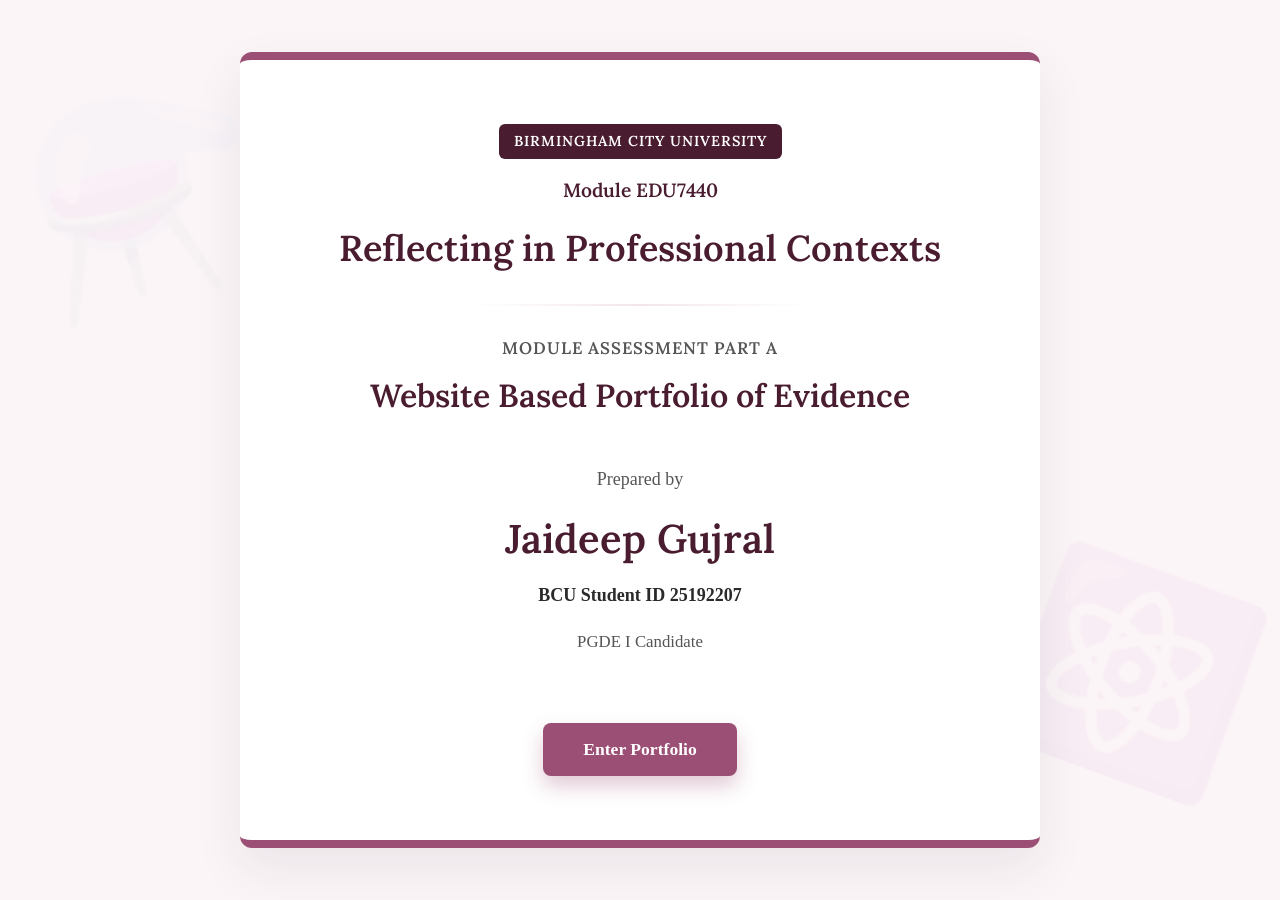
<file: index.html>
<!DOCTYPE html>
<html lang="en">
<head>
    <meta charset="UTF-8">
    <meta name="viewport" content="width=device-width, initial-scale=1.0">
    <title>Home | Jaideep Gujral Portfolio</title>
    <link rel="stylesheet" href="styles.css">
    <link href="https://fonts.googleapis.com/css2?family=Lora:ital,wght@0,400;0,600;1,400&display=swap" rel="stylesheet">
</head>
<body class="no-scroll splash-bg">

    <div class="chem-decor chem-tl">⚗️</div>
    <div class="chem-decor chem-br">⚛️</div>

    <div id="splash-screen" class="active">
        <div class="container splash-content text-center reveal">
            <span class="module-tag">BIRMINGHAM CITY UNIVERSITY</span>
            <p class="mt-1 module-code">Module EDU7440</p>
            <h1 class="text-dark-plum mb-1">Reflecting in Professional Contexts</h1>
            
            <hr class="splash-divider">
            
            <h2 class="text-small mb-1 uppercase text-muted">Module Assessment Part A</h2>
            <h2 class="text-dark-plum text-large mb-3">Website Based Portfolio of Evidence</h2>
            
            <div class="prepared-by">
                <p class="text-muted">Prepared by</p>
                <h3 class="educator-name text-dark-plum">Jaideep Gujral</h3>
                <p class="font-bold text-main mt-1">BCU Student ID 25192207</p>
                <p class="text-small text-muted">PGDE I Candidate</p>
            </div>
            
            <button id="enter-portfolio" class="btn-primary mt-3">Enter Portfolio</button>
        </div>
    </div>

    <script src="script.js"></script>
</body>
</html>
</file>
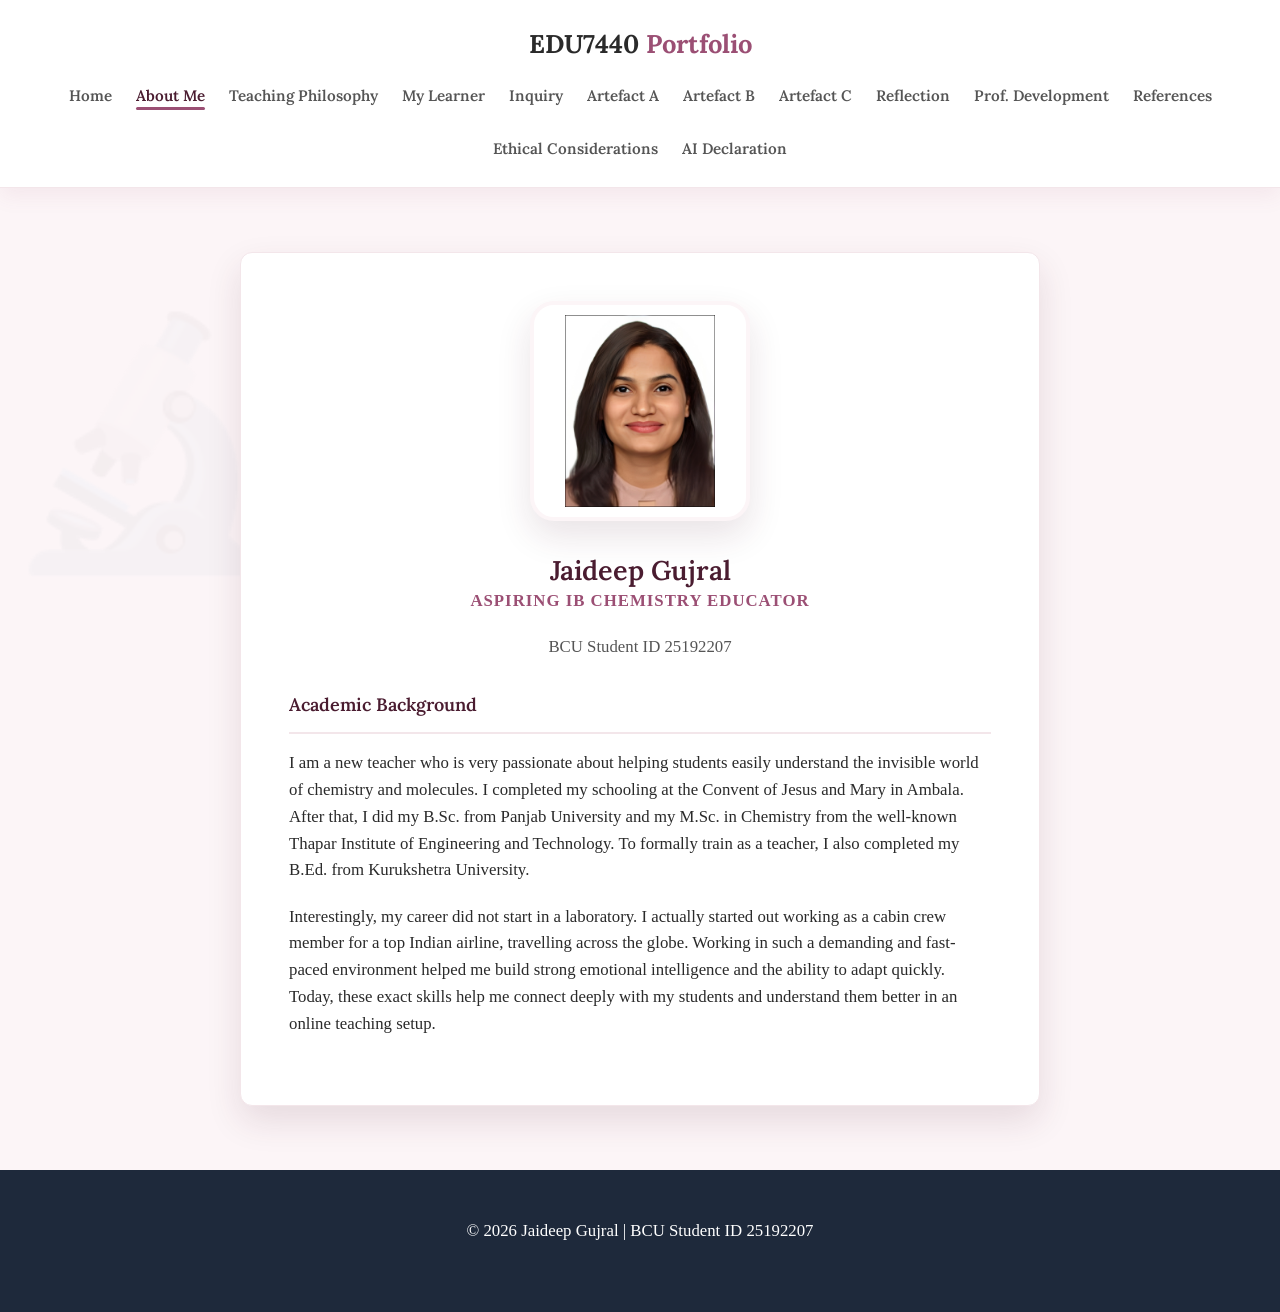
<file: about.html>
<!DOCTYPE html>
<html lang="en">
<head>
    <meta charset="UTF-8">
    <meta name="viewport" content="width=device-width, initial-scale=1.0">
    <title>About Me | Jaideep Gujral</title>
    <link rel="stylesheet" href="styles.css">
    <link href="https://fonts.googleapis.com/css2?family=Lora:ital,wght@0,400;0,600;1,400&display=swap" rel="stylesheet">
</head>
<body>

    <header class="navbar">
        <a href="index.html" class="logo">EDU7440 <span class="text-primary-mauve">Portfolio</span></a>
        <div class="menu-toggle" id="mobile-menu">
            <span class="bar"></span><span class="bar"></span><span class="bar"></span>
        </div>
        <nav>
            <ul class="nav-links">
                <li><a href="index.html">Home</a></li>
                <li><a href="about.html" class="active">About Me</a></li>
                <li><a href="teaching-philosophy.html">Teaching Philosophy</a></li>
                <li><a href="learner.html">My Learner</a></li>
                <li><a href="inquiry.html">Inquiry</a></li>
                <li><a href="artefact-a.html">Artefact A</a></li>
                <li><a href="artefact-b.html">Artefact B</a></li>
                <li><a href="artefact-c.html">Artefact C</a></li>
                <li><a href="reflection.html">Reflection</a></li>
                <li><a href="professional-development.html">Prof. Development</a></li>
                <li><a href="references.html">References</a></li>
                <li><a href="ethical-considerations.html">Ethical Considerations</a></li>
                <li><a href="ai-declaration.html">AI Declaration</a></li>
            </ul>
        </nav>
    </header>

    <section class="section-padding bg-blush" style="min-height: 100vh;">
        <div class="chem-decor chem-3" style="font-size: 15rem;">🔬</div>
        <div class="container reveal">
            <div class="card shadow-plum text-center profile-section flex-col-center max-w-800 mx-auto">
                <img src="jaideep.jpg" alt="Jaideep Gujral" class="profile-img" onerror="this.src='https://via.placeholder.com/220/4A1C30/FFFFFF?text=Jaideep'">
                <h2 class="text-dark-plum mt-2">Jaideep Gujral</h2>
                <p class="text-primary-mauve font-bold uppercase text-small nowrap" style="letter-spacing: 1px;">Aspiring IB Chemistry Educator</p>
                <p class="text-small text-muted mb-2">BCU Student ID 25192207</p>
                
                <div class="text-left content-block w-100">
                    <h4 class="text-dark-plum mb-1 border-b pb-1">Academic Background</h4>
                    <p class="text-small">I am a new teacher who is very passionate about helping students easily understand the invisible world of chemistry and molecules. I completed my schooling at the Convent of Jesus and Mary in Ambala. After that, I did my B.Sc. from Panjab University and my M.Sc. in Chemistry from the well-known Thapar Institute of Engineering and Technology. To formally train as a teacher, I also completed my B.Ed. from Kurukshetra University.</p>
                    <p class="text-small">Interestingly, my career did not start in a laboratory. I actually started out working as a cabin crew member for a top Indian airline, travelling across the globe. Working in such a demanding and fast-paced environment helped me build strong emotional intelligence and the ability to adapt quickly. Today, these exact skills help me connect deeply with my students and understand them better in an online teaching setup.</p>
                </div>
            </div>
        </div>
    </section>

    <footer class="bg-charcoal text-white text-center">
        <div class="container p-3">
            <p class="text-small">© 2026 Jaideep Gujral | BCU Student ID 25192207</p>
        </div>
    </footer>

    <script src="script.js"></script>
</body>
</html>
</file>
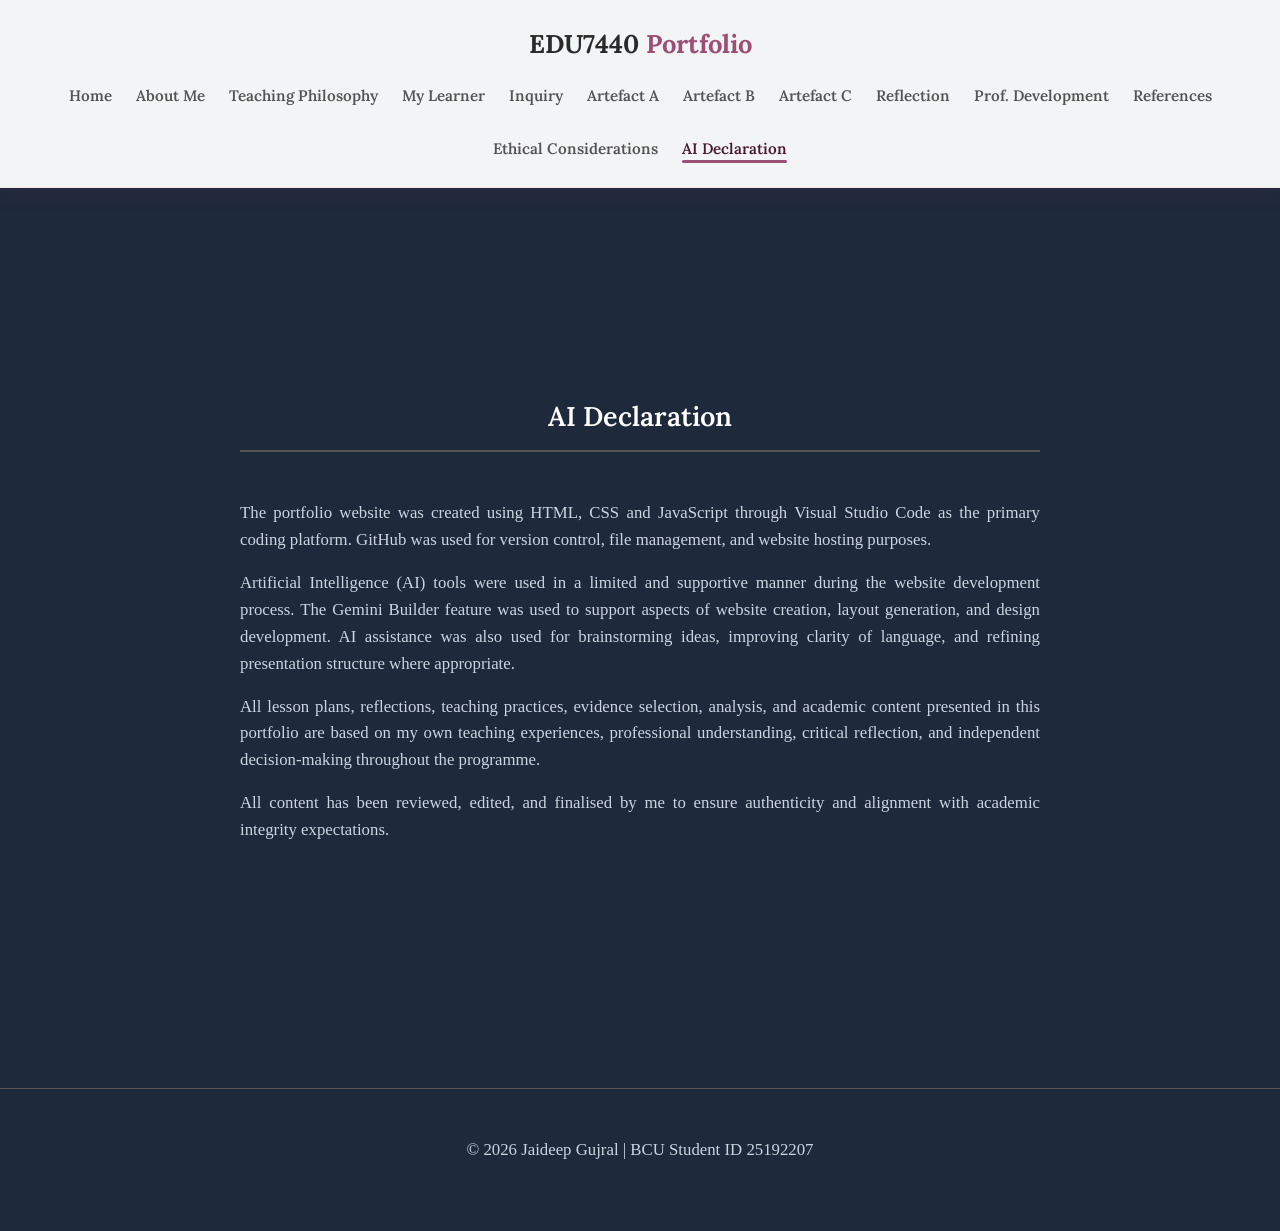
<file: ai-declaration.html>
<!DOCTYPE html>
<html lang="en">
<head>
    <meta charset="UTF-8">
    <meta name="viewport" content="width=device-width, initial-scale=1.0">
    <title>AI Declaration | Jaideep Gujral</title>
    <link rel="stylesheet" href="styles.css">
    <link href="https://fonts.googleapis.com/css2?family=Lora:ital,wght@0,400;0,600;1,400&display=swap" rel="stylesheet">
</head>
<body class="bg-charcoal">

    <header class="navbar">
        <a href="index.html" class="logo">EDU7440 <span class="text-primary-mauve">Portfolio</span></a>
        <div class="menu-toggle" id="mobile-menu">
            <span class="bar"></span><span class="bar"></span><span class="bar"></span>
        </div>
        <nav>
            <ul class="nav-links">
                <li><a href="index.html">Home</a></li>
                <li><a href="about.html">About Me</a></li>
                <li><a href="teaching-philosophy.html">Teaching Philosophy</a></li>
                <li><a href="learner.html">My Learner</a></li>
                <li><a href="inquiry.html">Inquiry</a></li>
                <li><a href="artefact-a.html">Artefact A</a></li>
                <li><a href="artefact-b.html">Artefact B</a></li>
                <li><a href="artefact-c.html">Artefact C</a></li>
                <li><a href="reflection.html">Reflection</a></li>
                <li><a href="professional-development.html">Prof. Development</a></li>
                <li><a href="references.html">References</a></li>
                <li><a href="ethical-considerations.html">Ethical Considerations</a></li>
                <li><a href="ai-declaration.html" class="active">AI Declaration</a></li>
            </ul>
        </nav>
    </header>

    <section class="section-padding text-white" style="min-height: 100vh; display: flex; align-items: center;">
        <div class="container text-center max-w-800 reveal">
            <h2 class="text-white mb-3 border-b pb-1" style="border-color: var(--text-muted);">AI Declaration</h2>
            <p class="text-small" style="color: #cbd5e1; margin-bottom: 1rem; text-align: justify;">The portfolio website was created using HTML, CSS and JavaScript through Visual Studio Code as the primary coding platform. GitHub was used for version control, file management, and website hosting purposes.</p>
            <p class="text-small" style="color: #cbd5e1; margin-bottom: 1rem; text-align: justify;">Artificial Intelligence (AI) tools were used in a limited and supportive manner during the website development process. The Gemini Builder feature was used to support aspects of website creation, layout generation, and design development. AI assistance was also used for brainstorming ideas, improving clarity of language, and refining presentation structure where appropriate.</p>
            <p class="text-small" style="color: #cbd5e1; margin-bottom: 1rem; text-align: justify;">All lesson plans, reflections, teaching practices, evidence selection, analysis, and academic content presented in this portfolio are based on my own teaching experiences, professional understanding, critical reflection, and independent decision-making throughout the programme.</p>
            <p class="text-small" style="color: #cbd5e1; margin-bottom: 2rem; text-align: justify;">All content has been reviewed, edited, and finalised by me to ensure authenticity and alignment with academic integrity expectations.</p>
            
        </div>
    </section>

    <footer class="bg-charcoal text-white text-center" style="border-top: 1px solid var(--text-muted);">
        <div class="container p-3">
            <p class="text-small" style="color: #cbd5e1;">© 2026 Jaideep Gujral | BCU Student ID 25192207</p>
        </div>
    </footer>

    <script src="script.js"></script>
</body>
</html>
</file>
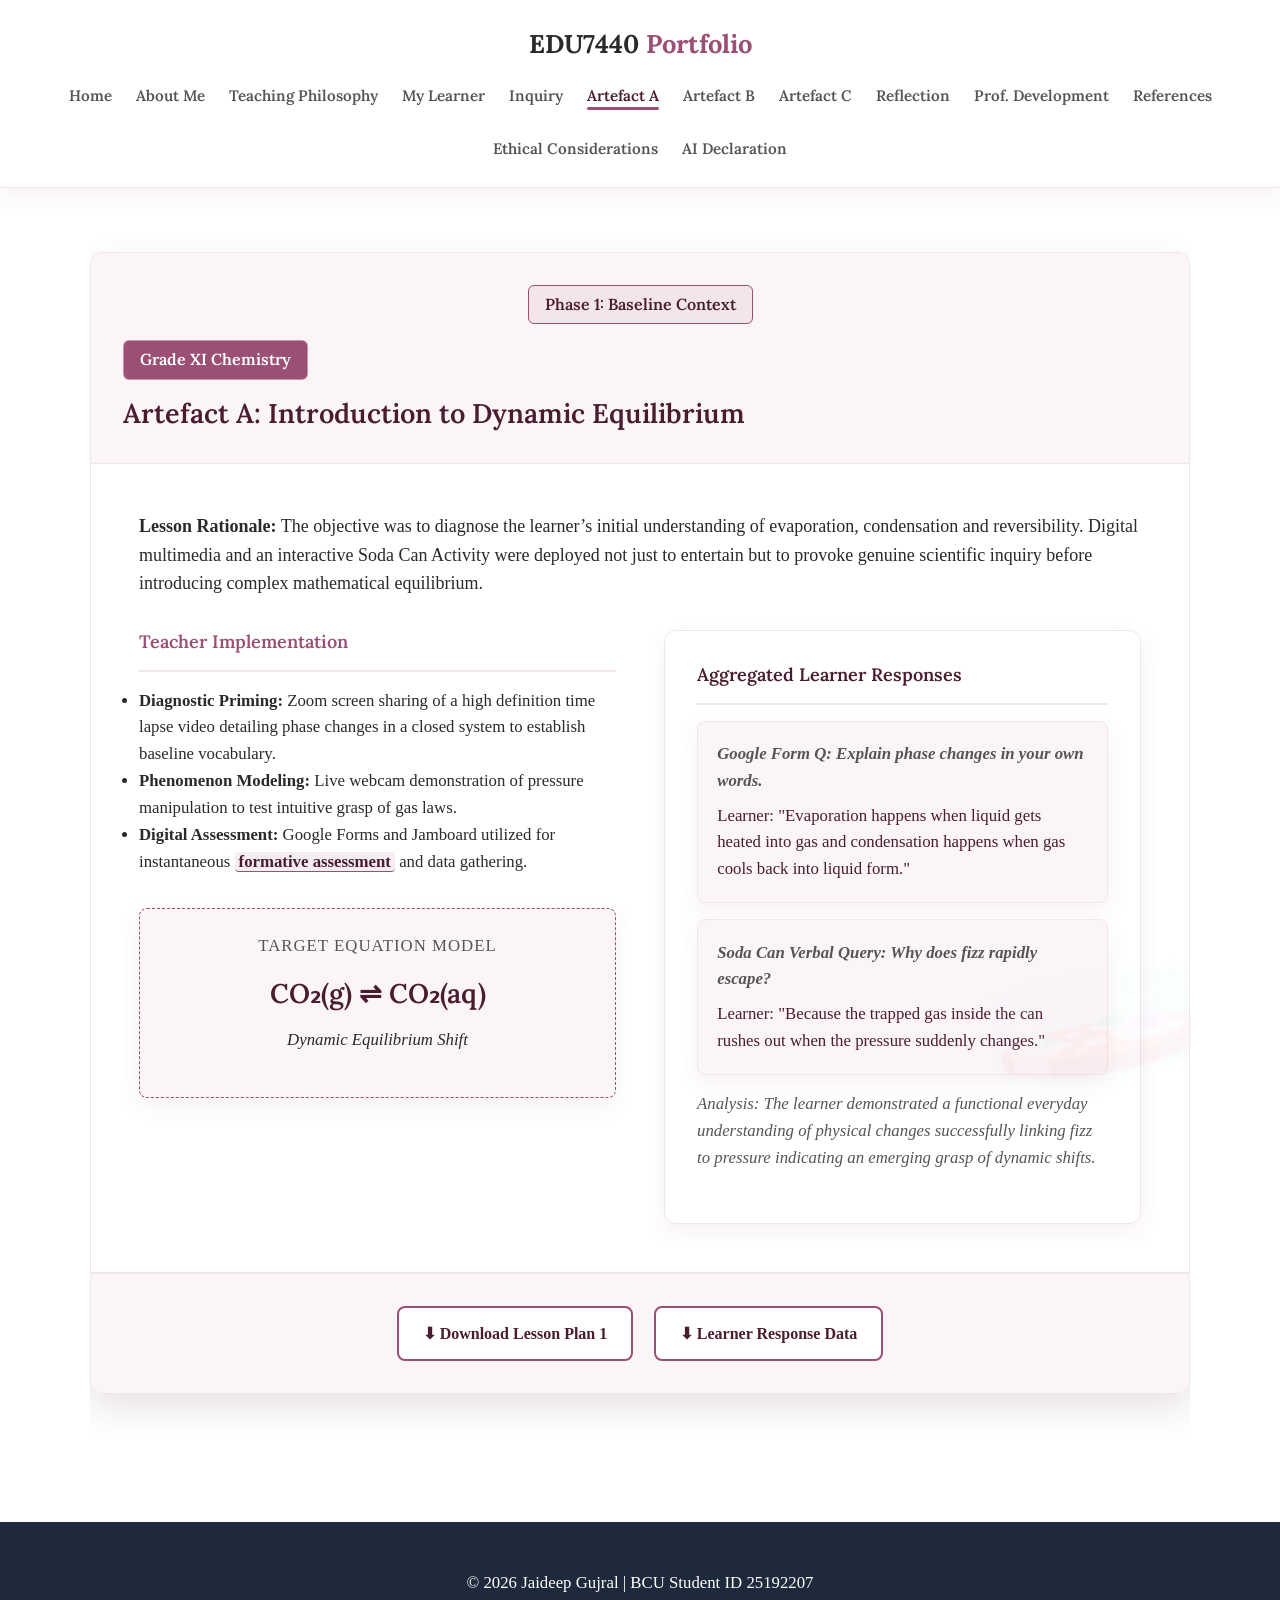
<file: artefact-a.html>
<!DOCTYPE html>
<html lang="en">
<head>
    <meta charset="UTF-8">
    <meta name="viewport" content="width=device-width, initial-scale=1.0">
    <title>Artefact A | Jaideep Gujral</title>
    <link rel="stylesheet" href="styles.css">
    <link href="https://fonts.googleapis.com/css2?family=Lora:ital,wght@0,400;0,600;1,400&display=swap" rel="stylesheet">
</head>
<body>

    <header class="navbar">
        <a href="index.html" class="logo">EDU7440 <span class="text-primary-mauve">Portfolio</span></a>
        <div class="menu-toggle" id="mobile-menu">
            <span class="bar"></span><span class="bar"></span><span class="bar"></span>
        </div>
        <nav>
            <ul class="nav-links">
                <li><a href="index.html">Home</a></li>
                <li><a href="about.html">About Me</a></li>
                <li><a href="teaching-philosophy.html">Teaching Philosophy</a></li>
                <li><a href="learner.html">My Learner</a></li>
                <li><a href="inquiry.html">Inquiry</a></li>
                <li><a href="artefact-a.html" class="active">Artefact A</a></li>
                <li><a href="artefact-b.html">Artefact B</a></li>
                <li><a href="artefact-c.html">Artefact C</a></li>
                <li><a href="reflection.html">Reflection</a></li>
                <li><a href="professional-development.html">Prof. Development</a></li>
                <li><a href="references.html">References</a></li>
                <li><a href="ethical-considerations.html">Ethical Considerations</a></li>
                <li><a href="ai-declaration.html">AI Declaration</a></li>
            </ul>
        </nav>
    </header>

    <section class="section-padding container">
        <div class="evidence-dashboard shadow-plum mb-4 reveal">
            <div class="chem-decor chem-mr">🧫</div>
            <div class="evidence-header bg-blush border-b p-2">
                <span class="pill-tag">Phase 1: Baseline Context</span>
                <span class="pill-tag-light" style="background-color: var(--primary-mauve); color: white;">Grade XI Chemistry</span>
                <h2 class="text-dark-plum mt-1">Artefact A: Introduction to Dynamic Equilibrium</h2>
            </div>
            
            <div class="evidence-body p-3">
                <p class="mb-2"><strong>Lesson Rationale:</strong> The objective was to diagnose the learner’s initial understanding of evaporation, condensation and reversibility. Digital multimedia and an interactive Soda Can Activity were deployed not just to entertain but to provoke genuine scientific inquiry before introducing complex mathematical equilibrium.</p>
                
                <div class="grid-2-col align-start">
                    <div class="content-block">
                        <h4 class="text-primary-mauve mb-1 border-b pb-1">Teacher Implementation</h4>
                        <ul class="text-small">
                            <li><strong>Diagnostic Priming:</strong> Zoom screen sharing of a high definition time lapse video detailing phase changes in a closed system to establish baseline vocabulary.</li>
                            <li><strong>Phenomenon Modeling:</strong> Live webcam demonstration of pressure manipulation to test intuitive grasp of gas laws.</li>
                            <li><strong>Digital Assessment:</strong> Google Forms and Jamboard utilized for instantaneous <span class="highlight">formative assessment</span> and data gathering.</li>
                        </ul>
                        
                        <div class="visual-box mt-2 text-center shadow-soft">
                            <p class="text-small text-muted uppercase mb-1">Target Equation Model</p>
                            <h2 class="text-dark-plum font-serif">CO₂(g) ⇌ CO₂(aq)</h2>
                            <p class="text-small text-main mt-1"><em>Dynamic Equilibrium Shift</em></p>
                        </div>
                    </div>

                    <div class="content-block bg-white p-2 border-radius shadow-soft border-all">
                        <h4 class="text-dark-plum mb-1 border-b pb-1">Aggregated Learner Responses</h4>
                        <div class="chat-block mb-1">
                            <p class="chat-prompt">Google Form Q: Explain phase changes in your own words.</p>
                            <p class="chat-response">Learner: "Evaporation happens when liquid gets heated into gas and condensation happens when gas cools back into liquid form."</p>
                        </div>
                        <div class="chat-block">
                            <p class="chat-prompt">Soda Can Verbal Query: Why does fizz rapidly escape?</p>
                            <p class="chat-response">Learner: "Because the trapped gas inside the can rushes out when the pressure suddenly changes."</p>
                        </div>
                        <p class="text-small mt-1 text-muted italic">Analysis: The learner demonstrated a functional everyday understanding of physical changes successfully linking fizz to pressure indicating an emerging grasp of dynamic shifts.</p>
                    </div>
                </div>
            </div>
            <div class="evidence-footer p-2 bg-blush text-center border-t">
                <a href="lesson-plan-1.docx" class="btn-outline mr-1" download>⬇ Download Lesson Plan 1</a>
                <a href="response-lesson-plan-1.docx" class="btn-outline" download>⬇ Learner Response Data</a>
            </div>
        </div>
    </section>

    <footer class="bg-charcoal text-white text-center">
        <div class="container p-3">
            <p class="text-small">© 2026 Jaideep Gujral | BCU Student ID 25192207</p>
        </div>
    </footer>

    <script src="script.js"></script>
</body>
</html>
</file>
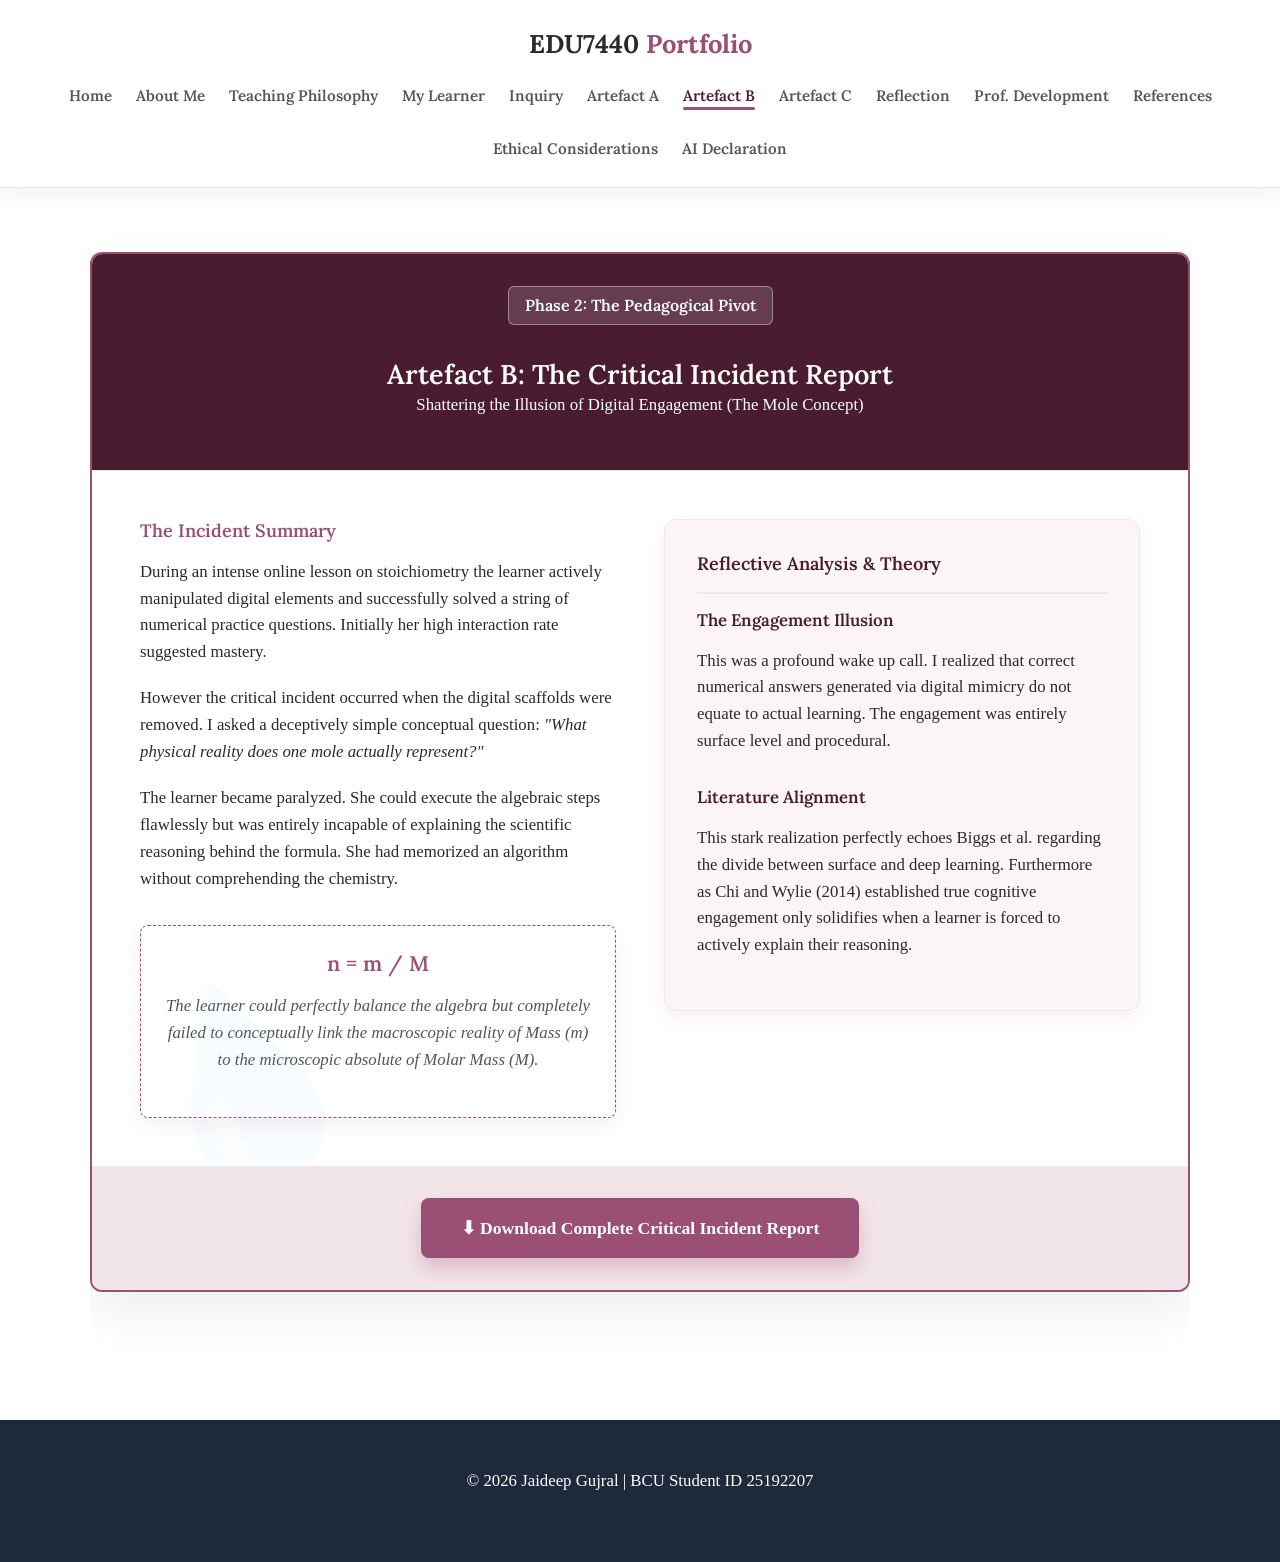
<file: artefact-b.html>
<!DOCTYPE html>
<html lang="en">
<head>
    <meta charset="UTF-8">
    <meta name="viewport" content="width=device-width, initial-scale=1.0">
    <title>Artefact B | Jaideep Gujral</title>
    <link rel="stylesheet" href="styles.css">
    <link href="https://fonts.googleapis.com/css2?family=Lora:ital,wght@0,400;0,600;1,400&display=swap" rel="stylesheet">
</head>
<body>

    <header class="navbar">
        <a href="index.html" class="logo">EDU7440 <span class="text-primary-mauve">Portfolio</span></a>
        <div class="menu-toggle" id="mobile-menu">
            <span class="bar"></span><span class="bar"></span><span class="bar"></span>
        </div>
        <nav>
            <ul class="nav-links">
                <li><a href="index.html">Home</a></li>
                <li><a href="about.html">About Me</a></li>
                <li><a href="teaching-philosophy.html">Teaching Philosophy</a></li>
                <li><a href="learner.html">My Learner</a></li>
                <li><a href="inquiry.html">Inquiry</a></li>
                <li><a href="artefact-a.html">Artefact A</a></li>
                <li><a href="artefact-b.html" class="active">Artefact B</a></li>
                <li><a href="artefact-c.html">Artefact C</a></li>
                <li><a href="reflection.html">Reflection</a></li>
                <li><a href="professional-development.html">Prof. Development</a></li>
                <li><a href="references.html">References</a></li>
                <li><a href="ethical-considerations.html">Ethical Considerations</a></li>
                <li><a href="ai-declaration.html">AI Declaration</a></li>
            </ul>
        </nav>
    </header>

    <section class="section-padding container">
        <div class="evidence-dashboard shadow-extensive mb-4 reveal" style="border: 2px solid var(--primary-mauve);">
            <div class="chem-decor chem-bl" style="z-index: 0;">💧</div>
            <div class="evidence-header p-2 text-center" style="background-color: var(--dark-plum); color: white; position: relative; z-index: 2;">
                <span class="pill-tag-light mb-1">Phase 2: The Pedagogical Pivot</span>
                <h2 class="text-white mt-1">Artefact B: The Critical Incident Report</h2>
                <p class="text-small">Shattering the Illusion of Digital Engagement (The Mole Concept)</p>
            </div>
            
            <div class="evidence-body p-3">
                <div class="grid-2-col align-start">
                    <div>
                        <h4 class="text-primary-mauve mb-1">The Incident Summary</h4>
                        <p class="text-small">During an intense online lesson on stoichiometry the learner actively manipulated digital elements and successfully solved a string of numerical practice questions. Initially her high interaction rate suggested mastery.</p>
                        <p class="text-small">However the critical incident occurred when the digital scaffolds were removed. I asked a deceptively simple conceptual question: <em>"What physical reality does one mole actually represent?"</em></p>
                        <p class="text-small">The learner became paralyzed. She could execute the algebraic steps flawlessly but was entirely incapable of explaining the scientific reasoning behind the formula. She had memorized an algorithm without comprehending the chemistry.</p>
                        
                        <div class="visual-box mt-2 text-center shadow-soft" style="background-color: #fff;">
                            <h3 class="text-primary-mauve font-serif mb-1">n = m / M</h3>
                            <p class="text-small text-muted"><em>The learner could perfectly balance the algebra but completely failed to conceptually link the macroscopic reality of Mass (m) to the microscopic absolute of Molar Mass (M).</em></p>
                        </div>
                    </div>
                    
                    <div class="content-block bg-blush p-2 border-radius shadow-soft border-all">
                        <h4 class="text-dark-plum mb-1 border-b pb-1">Reflective Analysis & Theory</h4>
                        <div class="mb-2">
                            <h4 class="text-dark-plum text-small font-bold">The Engagement Illusion</h4>
                            <p class="text-small mt-1">This was a profound wake up call. I realized that correct numerical answers generated via digital mimicry do not equate to actual learning. The engagement was entirely surface level and procedural.</p>
                        </div>
                        <div>
                            <h4 class="text-dark-plum text-small font-bold">Literature Alignment</h4>
                            <p class="text-small mt-1">This stark realization perfectly echoes Biggs et al. regarding the divide between surface and deep learning. Furthermore as Chi and Wylie (2014) established true cognitive engagement only solidifies when a learner is forced to actively explain their reasoning.</p>
                        </div>
                    </div>
                </div>
            </div>
            <div class="evidence-footer p-2 text-center" style="background-color: var(--bg-rose); position: relative; z-index: 2;">
                <a href="critical-incident.docx" class="btn-primary" download>⬇ Download Complete Critical Incident Report</a>
            </div>
        </div>
    </section>

    <footer class="bg-charcoal text-white text-center">
        <div class="container p-3">
            <p class="text-small">© 2026 Jaideep Gujral | BCU Student ID 25192207</p>
        </div>
    </footer>

    <script src="script.js"></script>
</body>
</html>
</file>
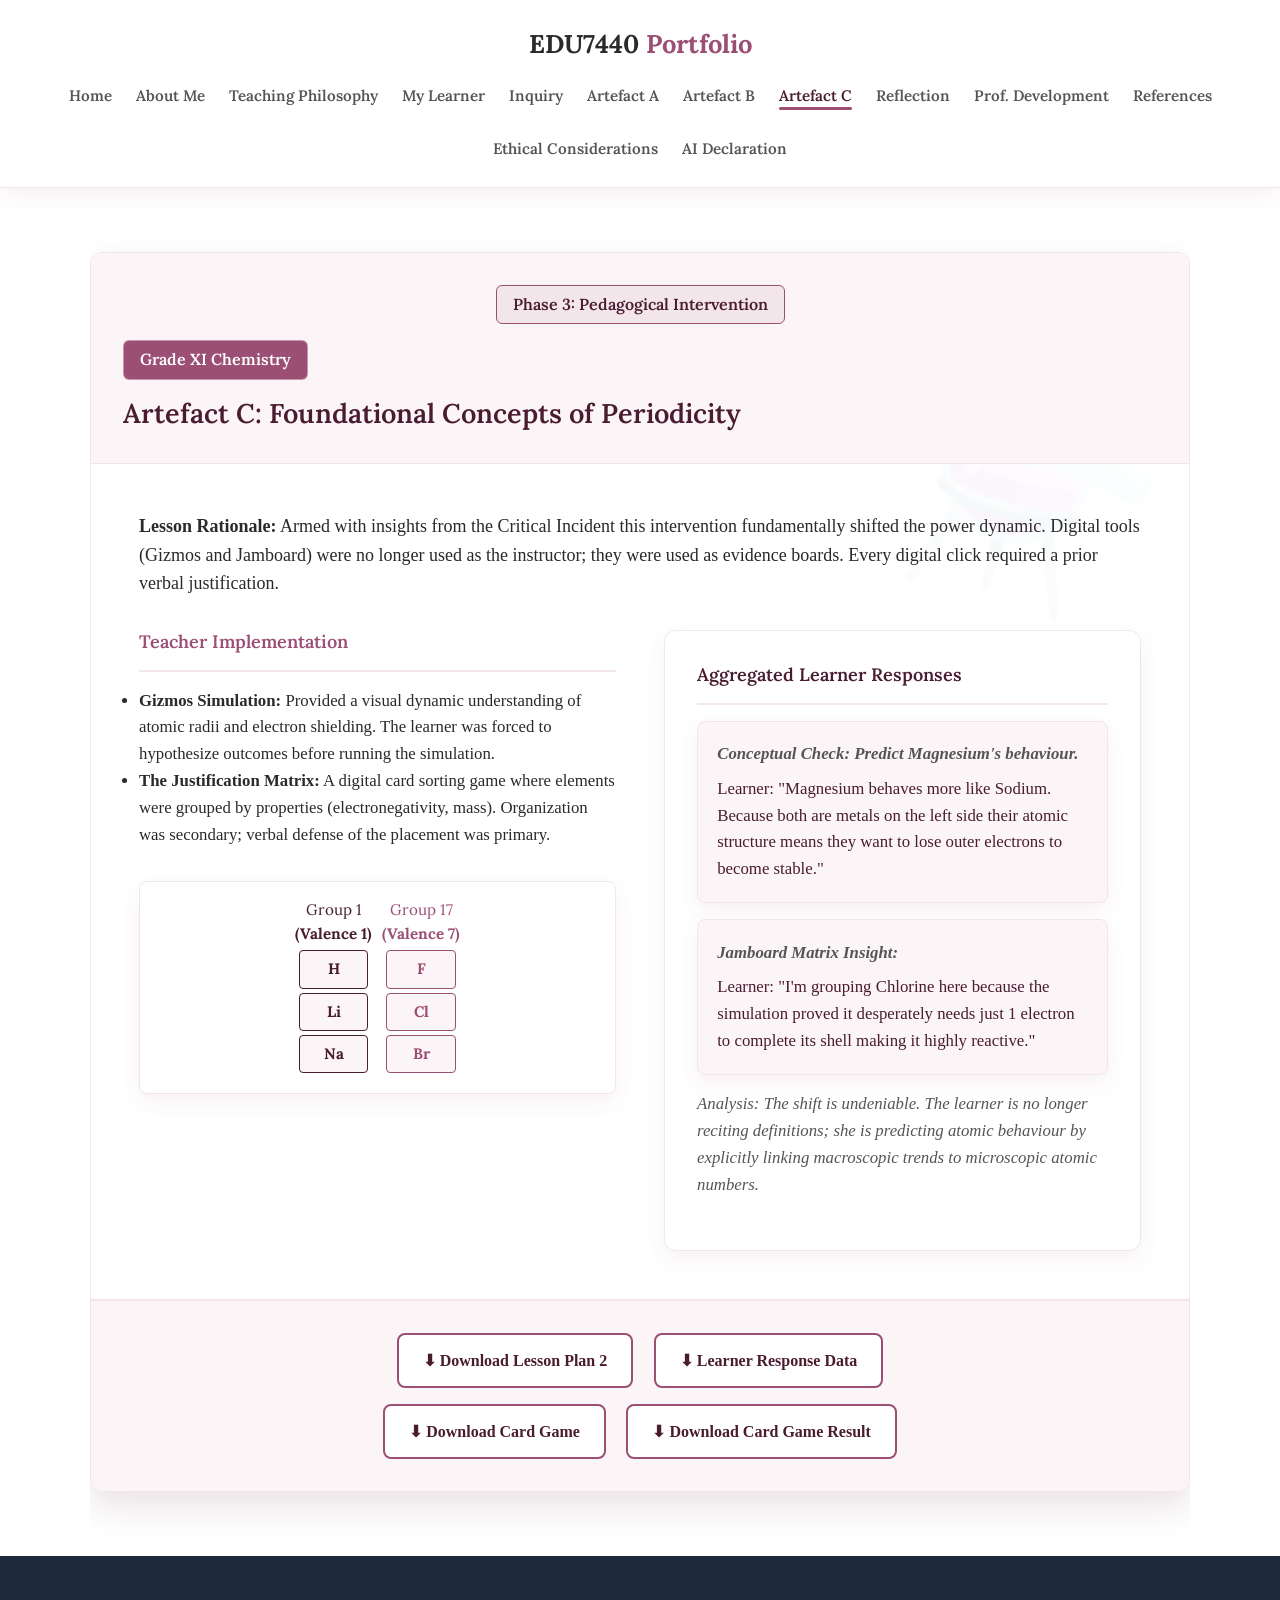
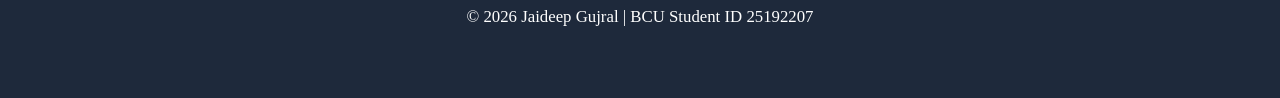
<file: artefact-c.html>
<!DOCTYPE html>
<html lang="en">
<head>
    <meta charset="UTF-8">
    <meta name="viewport" content="width=device-width, initial-scale=1.0">
    <title>Artefact C | Jaideep Gujral</title>
    <link rel="stylesheet" href="styles.css">
    <link href="https://fonts.googleapis.com/css2?family=Lora:ital,wght@0,400;0,600;1,400&display=swap" rel="stylesheet">
</head>
<body>

    <header class="navbar">
        <a href="index.html" class="logo">EDU7440 <span class="text-primary-mauve">Portfolio</span></a>
        <div class="menu-toggle" id="mobile-menu">
            <span class="bar"></span><span class="bar"></span><span class="bar"></span>
        </div>
        <nav>
            <ul class="nav-links">
                <li><a href="index.html">Home</a></li>
                <li><a href="about.html">About Me</a></li>
                <li><a href="teaching-philosophy.html">Teaching Philosophy</a></li>
                <li><a href="learner.html">My Learner</a></li>
                <li><a href="inquiry.html">Inquiry</a></li>
                <li><a href="artefact-a.html">Artefact A</a></li>
                <li><a href="artefact-b.html">Artefact B</a></li>
                <li><a href="artefact-c.html" class="active">Artefact C</a></li>
                <li><a href="reflection.html">Reflection</a></li>
                <li><a href="professional-development.html">Prof. Development</a></li>
                <li><a href="references.html">References</a></li>
                <li><a href="ethical-considerations.html">Ethical Considerations</a></li>
                <li><a href="ai-declaration.html">AI Declaration</a></li>
            </ul>
        </nav>
    </header>

    <section class="section-padding container">
        <div class="evidence-dashboard shadow-plum reveal">
            <div class="chem-decor chem-tr" style="z-index: 0;">⚗️</div>
            <div class="evidence-header bg-blush border-b p-2" style="position: relative; z-index: 2;">
                <span class="pill-tag">Phase 3: Pedagogical Intervention</span>
                <span class="pill-tag-light" style="background-color: var(--primary-mauve); color: white;">Grade XI Chemistry</span>
                <h2 class="text-dark-plum mt-1">Artefact C: Foundational Concepts of Periodicity</h2>
            </div>
            
            <div class="evidence-body p-3">
                <p class="mb-2"><strong>Lesson Rationale:</strong> Armed with insights from the Critical Incident this intervention fundamentally shifted the power dynamic. Digital tools (Gizmos and Jamboard) were no longer used as the instructor; they were used as evidence boards. Every digital click required a prior verbal justification.</p>
                
                <div class="grid-2-col align-start">
                    <div class="content-block">
                        <h4 class="text-primary-mauve mb-1 border-b pb-1">Teacher Implementation</h4>
                        <ul class="text-small">
                            <li><strong>Gizmos Simulation:</strong> Provided a visual dynamic understanding of atomic radii and electron shielding. The learner was forced to hypothesize outcomes before running the simulation.</li>
                            <li><strong>The Justification Matrix:</strong> A digital card sorting game where elements were grouped by properties (electronegativity, mass). Organization was secondary; verbal defense of the placement was primary.</li>
                        </ul>
                        
                        <div class="mini-periodic-table mt-2 shadow-soft">
                            <div class="pt-group">Group 1<br><strong>(Valence 1)</strong><br><span class="pt-element">H</span><span class="pt-element">Li</span><span class="pt-element">Na</span></div>
                            <div class="pt-group pt-group-alt">Group 17<br><strong>(Valence 7)</strong><br><span class="pt-element">F</span><span class="pt-element">Cl</span><span class="pt-element">Br</span></div>
                        </div>
                    </div>
                    
                    <div class="content-block bg-white p-2 border-radius shadow-soft border-all">
                        <h4 class="text-dark-plum mb-1 border-b pb-1">Aggregated Learner Responses</h4>
                        <div class="chat-block mb-1">
                            <p class="chat-prompt">Conceptual Check: Predict Magnesium's behaviour.</p>
                            <p class="chat-response">Learner: "Magnesium behaves more like Sodium. Because both are metals on the left side their atomic structure means they want to lose outer electrons to become stable."</p>
                        </div>
                        <div class="chat-block mb-1">
                            <p class="chat-prompt">Jamboard Matrix Insight:</p>
                            <p class="chat-response">Learner: "I'm grouping Chlorine here because the simulation proved it desperately needs just 1 electron to complete its shell making it highly reactive."</p>
                        </div>
                        <p class="text-small mt-1 text-muted italic">Analysis: The shift is undeniable. The learner is no longer reciting definitions; she is predicting atomic behaviour by explicitly linking macroscopic trends to microscopic atomic numbers.</p>
                    </div>
                </div>
            </div>
            
            <div class="evidence-footer p-2 bg-blush text-center border-t flex-col-center" style="gap: 1rem;">
                <div>
                    <a href="lesson-plan-2.docx" class="btn-outline mr-1" download>⬇ Download Lesson Plan 2</a>
                    <a href="response-lesson-plan-2.docx" class="btn-outline" download>⬇ Learner Response Data</a>
                </div>
                <div>
                    <a href="card-game.docx" class="btn-outline mr-1" download>⬇ Download Card Game</a>
                    <a href="card-game-result.docx" class="btn-outline" download>⬇ Download Card Game Result</a>
                </div>
            </div>

        </div>
    </section>

    <footer class="bg-charcoal text-white text-center">
        <div class="container p-3">
            <p class="text-small">© 2026 Jaideep Gujral | BCU Student ID 25192207</p>
        </div>
    </footer>

    <script src="script.js"></script>
</body>
</html>
</file>
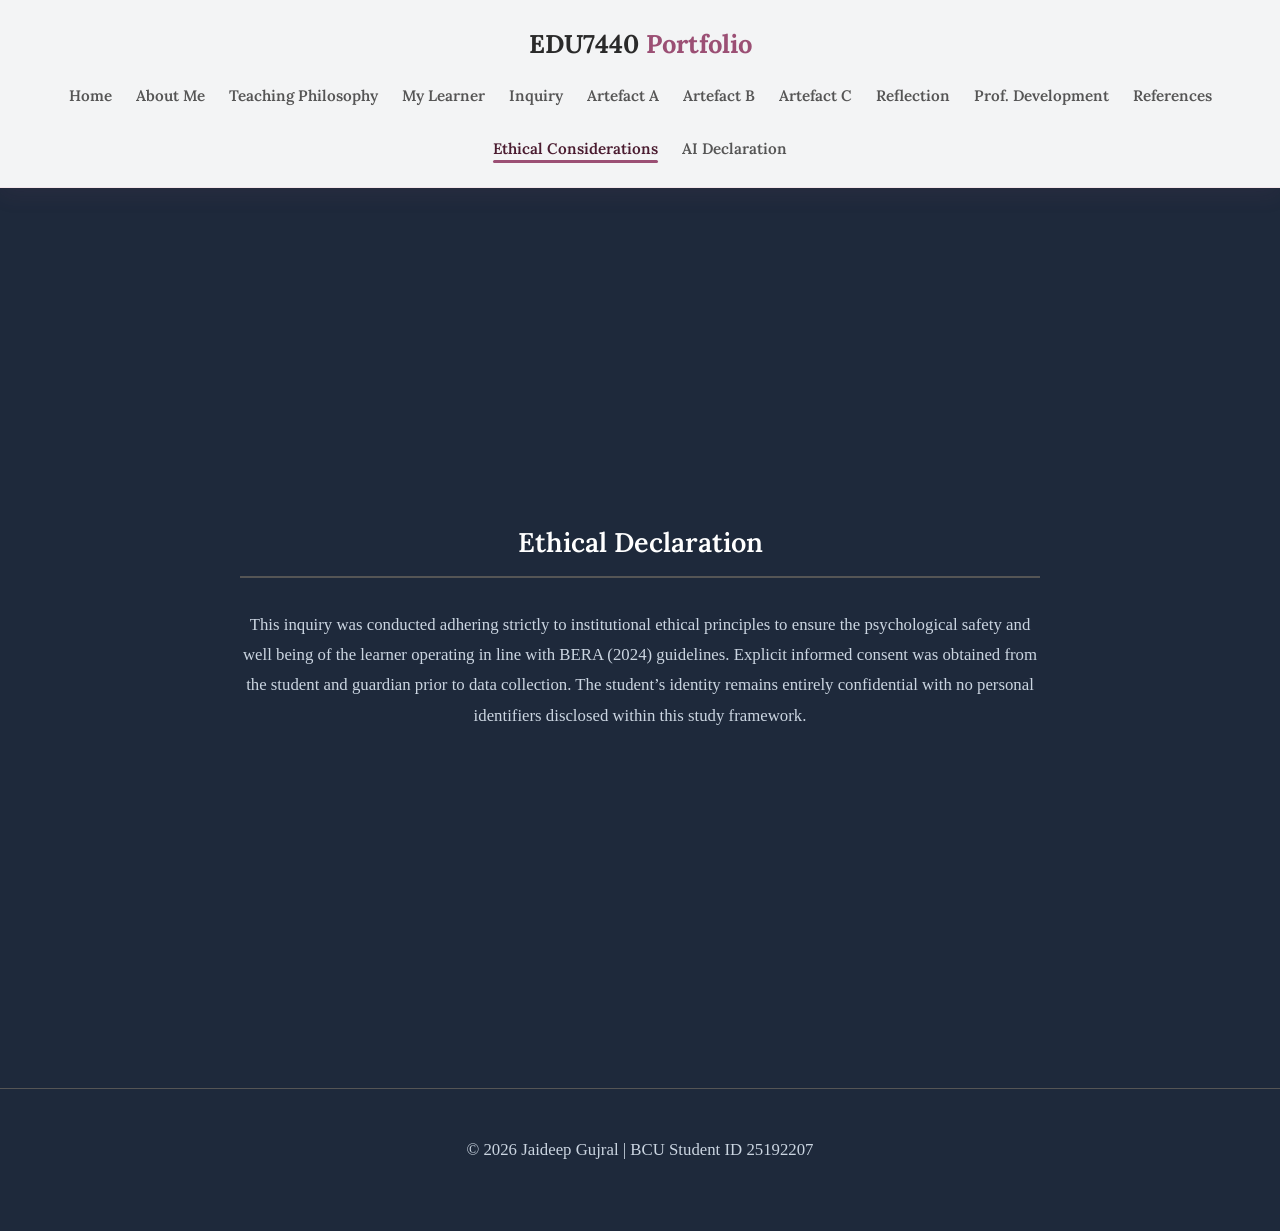
<file: ethical-considerations.html>
<!DOCTYPE html>
<html lang="en">
<head>
    <meta charset="UTF-8">
    <meta name="viewport" content="width=device-width, initial-scale=1.0">
    <title>Ethical Considerations | Jaideep Gujral</title>
    <link rel="stylesheet" href="styles.css">
    <link href="https://fonts.googleapis.com/css2?family=Lora:ital,wght@0,400;0,600;1,400&display=swap" rel="stylesheet">
</head>
<body class="bg-charcoal">

    <header class="navbar">
        <a href="index.html" class="logo">EDU7440 <span class="text-primary-mauve">Portfolio</span></a>
        <div class="menu-toggle" id="mobile-menu">
            <span class="bar"></span><span class="bar"></span><span class="bar"></span>
        </div>
        <nav>
            <ul class="nav-links">
                <li><a href="index.html">Home</a></li>
                <li><a href="about.html">About Me</a></li>
                <li><a href="teaching-philosophy.html">Teaching Philosophy</a></li>
                <li><a href="learner.html">My Learner</a></li>
                <li><a href="inquiry.html">Inquiry</a></li>
                <li><a href="artefact-a.html">Artefact A</a></li>
                <li><a href="artefact-b.html">Artefact B</a></li>
                <li><a href="artefact-c.html">Artefact C</a></li>
                <li><a href="reflection.html">Reflection</a></li>
                <li><a href="professional-development.html">Prof. Development</a></li>
                <li><a href="references.html">References</a></li>
                <li><a href="ethical-considerations.html" class="active">Ethical Considerations</a></li>
                <li><a href="ai-declaration.html">AI Declaration</a></li>
            </ul>
        </nav>
    </header>

    <section class="section-padding text-white" style="min-height: 100vh; display: flex; align-items: center;">
        <div class="container text-center max-w-800 reveal">
            <h2 class="text-white mb-2 border-b pb-1" style="border-color: var(--text-muted);">Ethical Declaration</h2>
            <p class="text-small" style="color: #cbd5e1; line-height: 1.8;">This inquiry was conducted adhering strictly to institutional ethical principles to ensure the psychological safety and well being of the learner operating in line with BERA (2024) guidelines. Explicit informed consent was obtained from the student and guardian prior to data collection. The student’s identity remains entirely confidential with no personal identifiers disclosed within this study framework.</p>
        </div>
    </section>

    <footer class="bg-charcoal text-white text-center" style="border-top: 1px solid var(--text-muted);">
        <div class="container p-3">
            <p class="text-small" style="color: #cbd5e1;">© 2026 Jaideep Gujral | BCU Student ID 25192207</p>
        </div>
    </footer>

    <script src="script.js"></script>
</body>
</html>
</file>
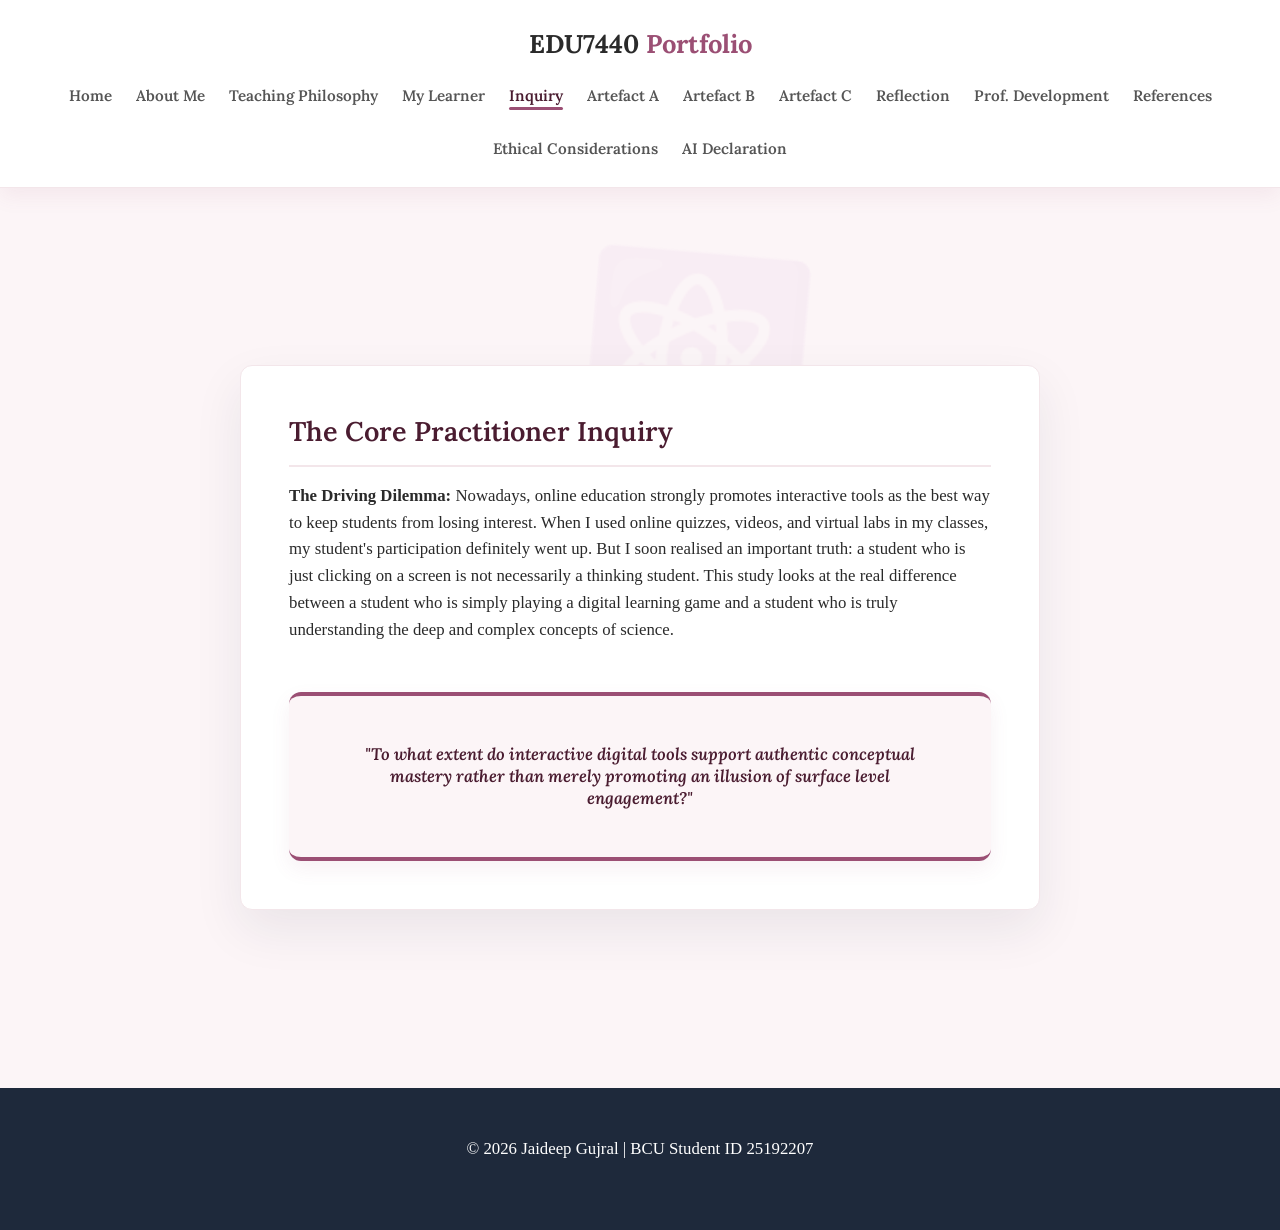
<file: inquiry.html>
<!DOCTYPE html>
<html lang="en">
<head>
    <meta charset="UTF-8">
    <meta name="viewport" content="width=device-width, initial-scale=1.0">
    <title>Core Inquiry | Jaideep Gujral</title>
    <link rel="stylesheet" href="styles.css">
    <link href="https://fonts.googleapis.com/css2?family=Lora:ital,wght@0,400;0,600;1,400&display=swap" rel="stylesheet">
</head>
<body>

    <header class="navbar">
        <a href="index.html" class="logo">EDU7440 <span class="text-primary-mauve">Portfolio</span></a>
        <div class="menu-toggle" id="mobile-menu">
            <span class="bar"></span><span class="bar"></span><span class="bar"></span>
        </div>
        <nav>
            <ul class="nav-links">
                <li><a href="index.html">Home</a></li>
                <li><a href="about.html">About Me</a></li>
                <li><a href="teaching-philosophy.html">Teaching Philosophy</a></li>
                <li><a href="learner.html">My Learner</a></li>
                <li><a href="inquiry.html" class="active">Inquiry</a></li>
                <li><a href="artefact-a.html">Artefact A</a></li>
                <li><a href="artefact-b.html">Artefact B</a></li>
                <li><a href="artefact-c.html">Artefact C</a></li>
                <li><a href="reflection.html">Reflection</a></li>
                <li><a href="professional-development.html">Prof. Development</a></li>
                <li><a href="references.html">References</a></li>
                <li><a href="ethical-considerations.html">Ethical Considerations</a></li>
                <li><a href="ai-declaration.html">AI Declaration</a></li>
            </ul>
        </nav>
    </header>

    <section class="section-padding bg-blush" style="min-height: 100vh; display: flex; align-items: center;">
        <div class="chem-decor chem-tc">⚛️</div>
        <div class="container reveal">
            <div class="card shadow-extensive bg-white max-w-800 mx-auto flex-col-between">
                <div>
                    <h2 class="text-dark-plum mb-1 border-b pb-1">The Core Practitioner Inquiry</h2>
                    <p class="text-small text-left mb-0"><strong>The Driving Dilemma: </strong>Nowadays, online education strongly promotes interactive tools as the best way to keep students from losing interest. When I used online quizzes, videos, and virtual labs in my classes, my student's participation definitely went up. But I soon realised an important truth: a student who is just clicking on a screen is not necessarily a thinking student. This study looks at the real difference between a student who is simply playing a digital learning game and a student who is truly understanding the deep and complex concepts of science.</p>
                </div>
                
                <div class="quote-horizontal bg-blush border-radius p-3 mt-3 text-center shadow-soft w-100" style="border-top: 4px solid var(--primary-mauve); border-bottom: 4px solid var(--primary-mauve);">
                    <h3 class="text-dark-plum font-serif italic mb-0 text-small">"To what extent do interactive digital tools support authentic conceptual mastery rather than merely promoting an illusion of surface level engagement?"</h3>
                </div>
            </div>
        </div>
    </section>

    <footer class="bg-charcoal text-white text-center">
        <div class="container p-3">
            <p class="text-small">© 2026 Jaideep Gujral | BCU Student ID 25192207</p>
        </div>
    </footer>

    <script src="script.js"></script>
</body>
</html>
</file>
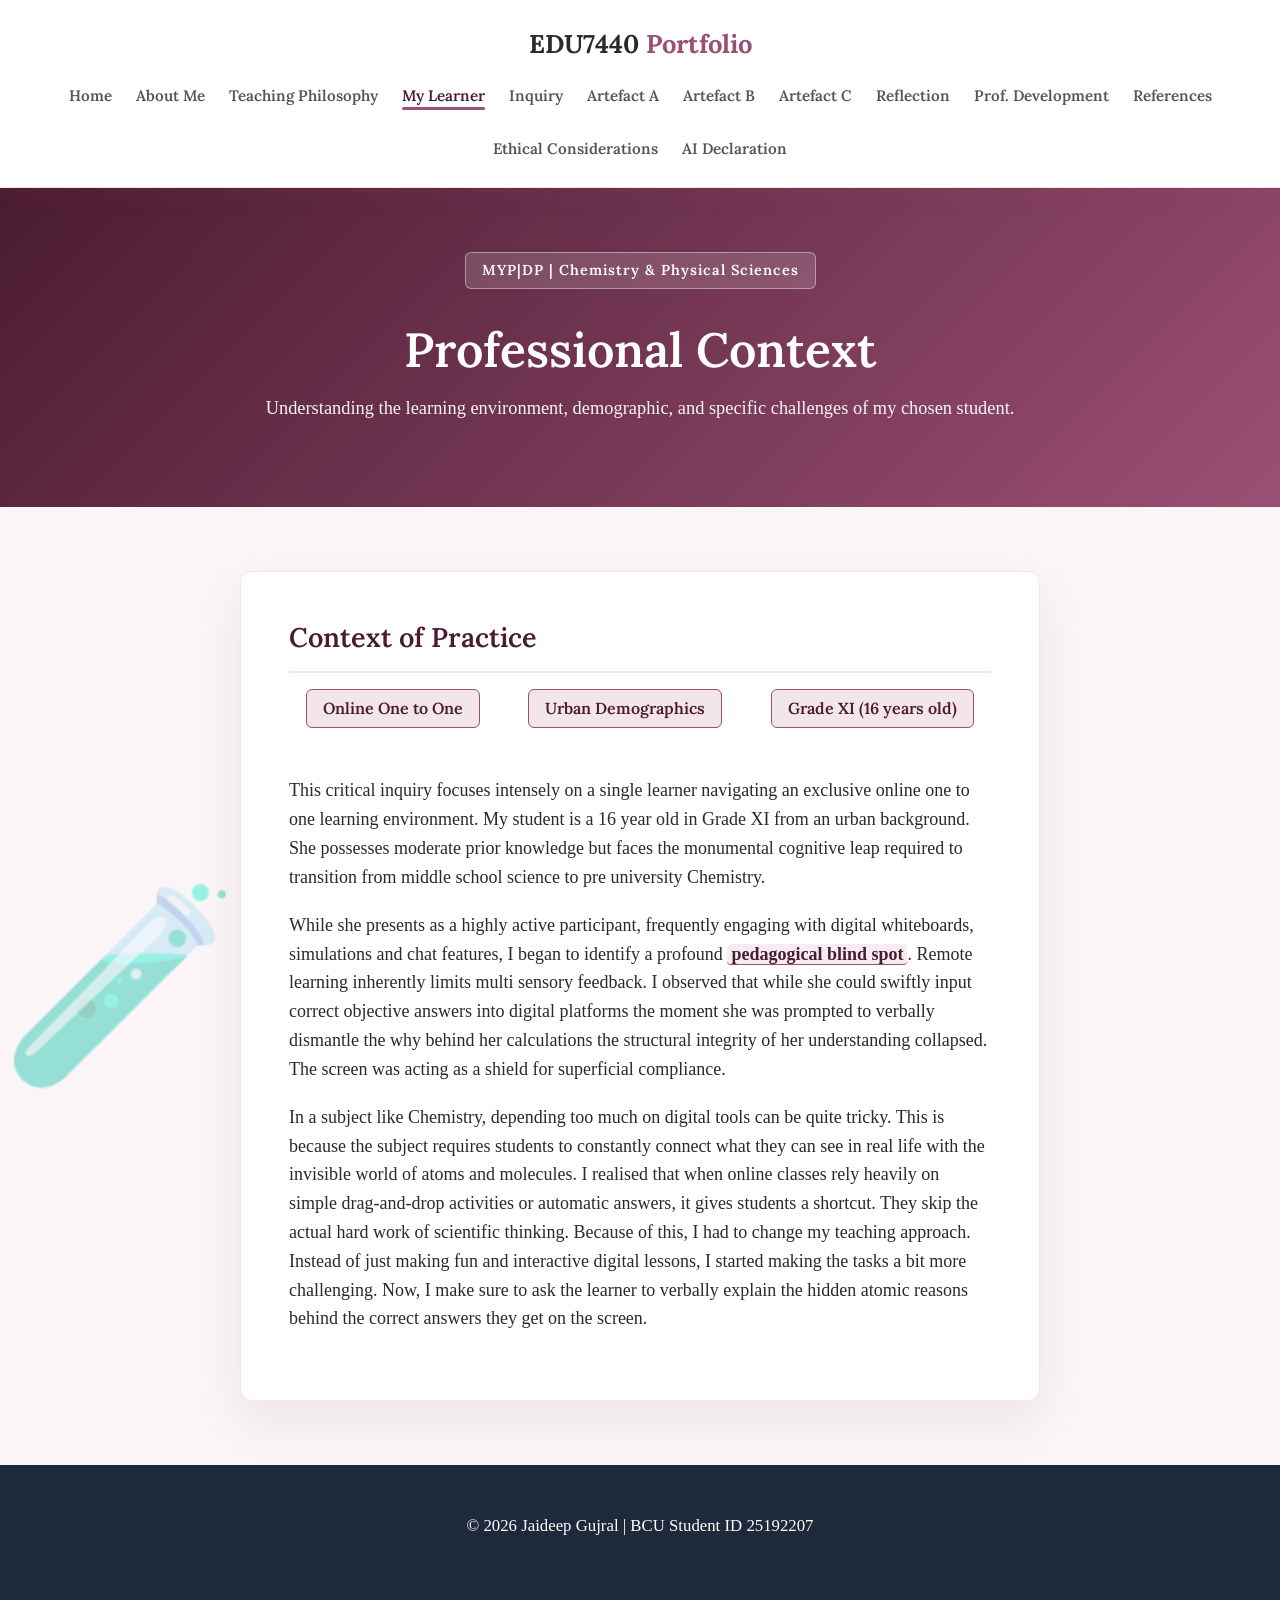
<file: learner.html>
<!DOCTYPE html>
<html lang="en">
<head>
    <meta charset="UTF-8">
    <meta name="viewport" content="width=device-width, initial-scale=1.0">
    <title>My Learner | Jaideep Gujral</title>
    <link rel="stylesheet" href="styles.css">
    <link href="https://fonts.googleapis.com/css2?family=Lora:ital,wght@0,400;0,600;1,400&display=swap" rel="stylesheet">
</head>
<body>

    <header class="navbar">
        <a href="index.html" class="logo">EDU7440 <span class="text-primary-mauve">Portfolio</span></a>
        <div class="menu-toggle" id="mobile-menu">
            <span class="bar"></span><span class="bar"></span><span class="bar"></span>
        </div>
        <nav>
            <ul class="nav-links">
                <li><a href="index.html">Home</a></li>
                <li><a href="about.html">About Me</a></li>
                <li><a href="teaching-philosophy.html">Teaching Philosophy</a></li>
                <li><a href="learner.html" class="active">My Learner</a></li>
                <li><a href="inquiry.html">Inquiry</a></li>
                <li><a href="artefact-a.html">Artefact A</a></li>
                <li><a href="artefact-b.html">Artefact B</a></li>
                <li><a href="artefact-c.html">Artefact C</a></li>
                <li><a href="reflection.html">Reflection</a></li>
                <li><a href="professional-development.html">Prof. Development</a></li>
                <li><a href="references.html">References</a></li>
                <li><a href="ethical-considerations.html">Ethical Considerations</a></li>
                <li><a href="ai-declaration.html">AI Declaration</a></li>
            </ul>
        </nav>
    </header>

    <section class="page-header bg-gradient-plum text-center">
        <div class="container reveal">
            <span class="pill-tag-light mb-1" style="font-size: 0.9rem; letter-spacing: 1px;">MYP|DP | Chemistry & Physical Sciences</span>
            <h1 class="text-white hero-heading mt-1">Professional Context</h1>
            <p class="max-w-1000 mx-auto text-white subtitle">Understanding the learning environment, demographic, and specific challenges of my chosen student.</p>
        </div>
    </section>

    <section class="section-padding bg-blush" style="min-height: 80vh; display: flex; align-items: center;">
        <div class="chem-decor chem-4" style="color: var(--bg-rose); opacity: 0.4;">🧪</div>
        <div class="container reveal">
            <div class="card shadow-extensive bg-white max-w-800 mx-auto">
                <h2 class="text-dark-plum mb-1 border-b pb-1">Context of Practice</h2>
                
                <div class="pill-container mb-2 elegant-inline-tags">
                    <span class="pill-tag">Online One to One</span>
                    <span class="pill-tag">Urban Demographics</span>
                    <span class="pill-tag">Grade XI (16 years old)</span>
                </div>
                
                <p>This critical inquiry focuses intensely on a single learner navigating an exclusive online one to one learning environment. My student is a 16 year old in Grade XI from an urban background. She possesses moderate prior knowledge but faces the monumental cognitive leap required to transition from middle school science to pre university Chemistry.</p>
                
                <p>While she presents as a highly active participant, frequently engaging with digital whiteboards, simulations and chat features, I began to identify a profound <span class="highlight">pedagogical blind spot</span>. Remote learning inherently limits multi sensory feedback. I observed that while she could swiftly input correct objective answers into digital platforms the moment she was prompted to verbally dismantle the why behind her calculations the structural integrity of her understanding collapsed. The screen was acting as a shield for superficial compliance.</p>

                <p>In a subject like Chemistry, depending too much on digital tools can be quite tricky. This is because the subject requires students to constantly connect what they can see in real life with the invisible world of atoms and molecules. I realised that when online classes rely heavily on simple drag-and-drop activities or automatic answers, it gives students a shortcut. They skip the actual hard work of scientific thinking. Because of this, I had to change my teaching approach. Instead of just making fun and interactive digital lessons, I started making the tasks a bit more challenging. Now, I make sure to ask the learner to verbally explain the hidden atomic reasons behind the correct answers they get on the screen.</p>
            </div>
        </div>
    </section>

    <footer class="bg-charcoal text-white text-center">
        <div class="container p-3">
            <p class="text-small">© 2026 Jaideep Gujral | BCU Student ID 25192207</p>
        </div>
    </footer>

    <script src="script.js"></script>
</body>
</html>
</file>
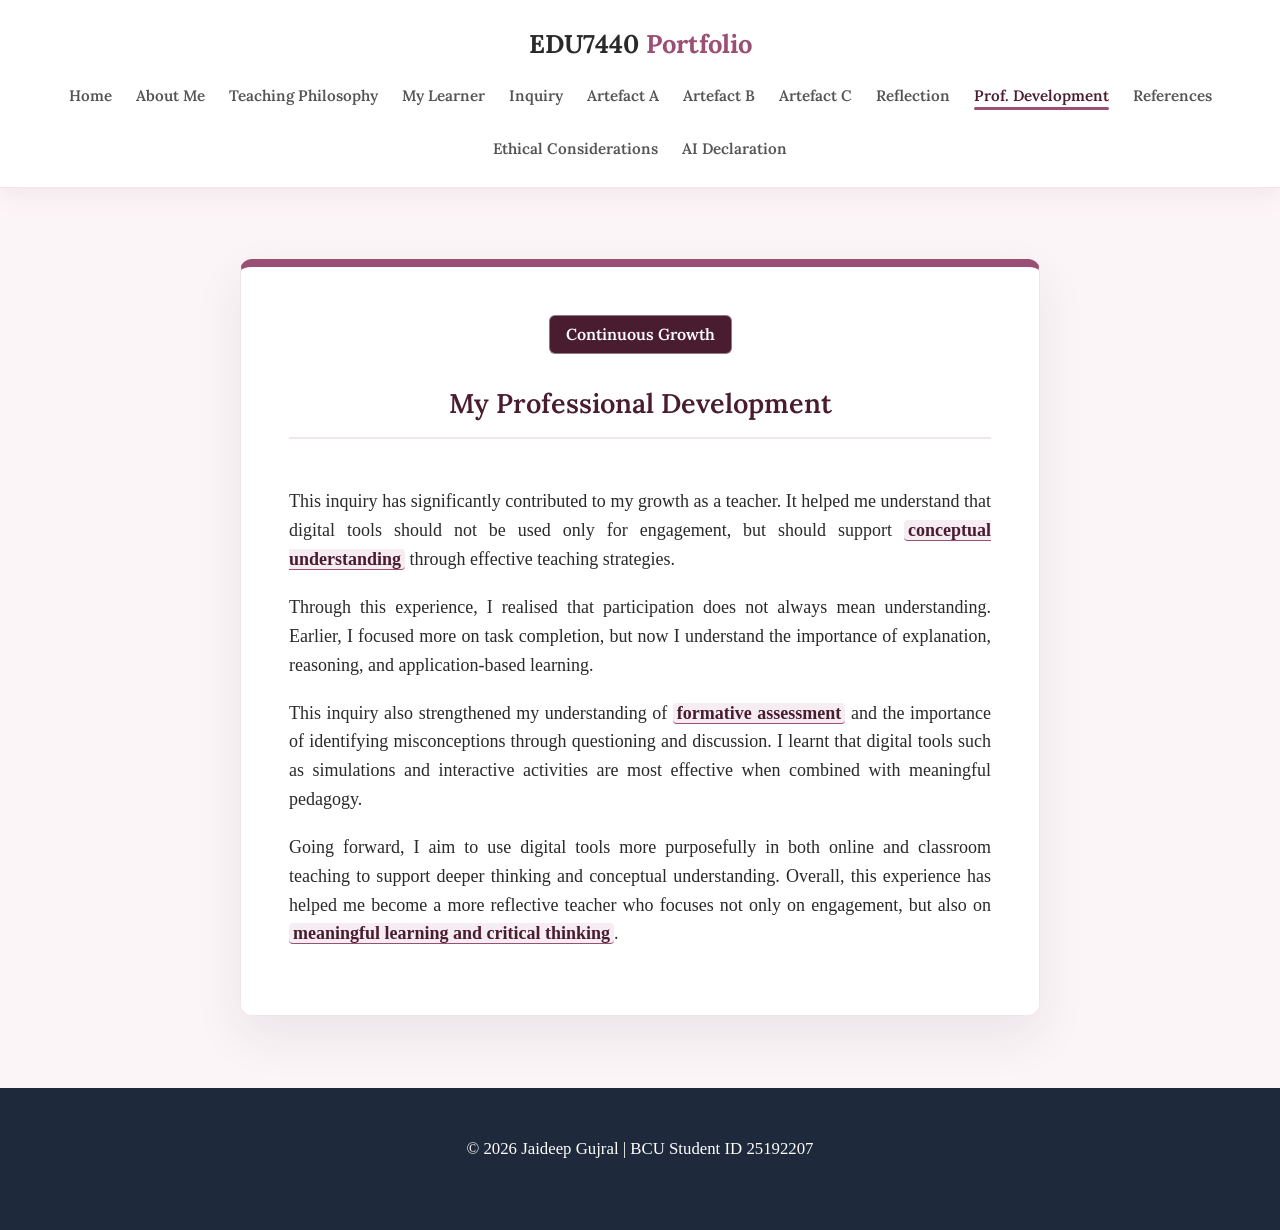
<file: professional-development.html>
<!DOCTYPE html>
<html lang="en">
<head>
    <meta charset="UTF-8">
    <meta name="viewport" content="width=device-width, initial-scale=1.0">
    <title>Professional Development | Jaideep Gujral</title>
    <link rel="stylesheet" href="styles.css">
    <link href="https://fonts.googleapis.com/css2?family=Lora:ital,wght@0,400;0,600;1,400&display=swap" rel="stylesheet">
</head>
<body>

    <header class="navbar">
        <a href="index.html" class="logo">EDU7440 <span class="text-primary-mauve">Portfolio</span></a>
        <div class="menu-toggle" id="mobile-menu">
            <span class="bar"></span><span class="bar"></span><span class="bar"></span>
        </div>
        <nav>
            <ul class="nav-links">
                <li><a href="index.html">Home</a></li>
                <li><a href="about.html">About Me</a></li>
                <li><a href="teaching-philosophy.html">Teaching Philosophy</a></li>
                <li><a href="learner.html">My Learner</a></li>
                <li><a href="inquiry.html">Inquiry</a></li>
                <li><a href="artefact-a.html">Artefact A</a></li>
                <li><a href="artefact-b.html">Artefact B</a></li>
                <li><a href="artefact-c.html">Artefact C</a></li>
                <li><a href="reflection.html">Reflection</a></li>
                <li><a href="professional-development.html" class="active">Prof. Development</a></li>
                <li><a href="references.html">References</a></li>
                <li><a href="ethical-considerations.html">Ethical Considerations</a></li>
                <li><a href="ai-declaration.html">AI Declaration</a></li>
            </ul>
        </nav>
    </header>

    <section class="section-padding bg-blush" style="min-height: 100vh; display: flex; align-items: center;">
        <div class="container reveal">
            <div class="card shadow-extensive bg-white max-w-800 mx-auto" style="border-top: 8px solid var(--primary-mauve);">
                <div class="text-center mb-2">
                    <span class="pill-tag-light" style="background-color: var(--dark-plum); color: white;">Continuous Growth</span>
                </div>
                <h2 class="text-dark-plum mb-3 text-center border-b pb-1">My Professional Development</h2>
                
                <p class="text-main" style="text-align: justify;">This inquiry has significantly contributed to my growth as a teacher. It helped me understand that digital tools should not be used only for engagement, but should support <span class="highlight">conceptual understanding</span> through effective teaching strategies.</p>
                
                <p class="text-main" style="text-align: justify;">Through this experience, I realised that participation does not always mean understanding. Earlier, I focused more on task completion, but now I understand the importance of explanation, reasoning, and application-based learning.</p>
                
                <p class="text-main" style="text-align: justify;">This inquiry also strengthened my understanding of <span class="highlight">formative assessment</span> and the importance of identifying misconceptions through questioning and discussion. I learnt that digital tools such as simulations and interactive activities are most effective when combined with meaningful pedagogy.</p>
                
                <p class="text-main" style="text-align: justify;">Going forward, I aim to use digital tools more purposefully in both online and classroom teaching to support deeper thinking and conceptual understanding. Overall, this experience has helped me become a more reflective teacher who focuses not only on engagement, but also on <span class="highlight">meaningful learning and critical thinking</span>.</p>
            </div>
        </div>
    </section>

    <footer class="bg-charcoal text-white text-center">
        <div class="container p-3">
            <p class="text-small">© 2026 Jaideep Gujral | BCU Student ID 25192207</p>
        </div>
    </footer>

    <script src="script.js"></script>
</body>
</html>
</file>
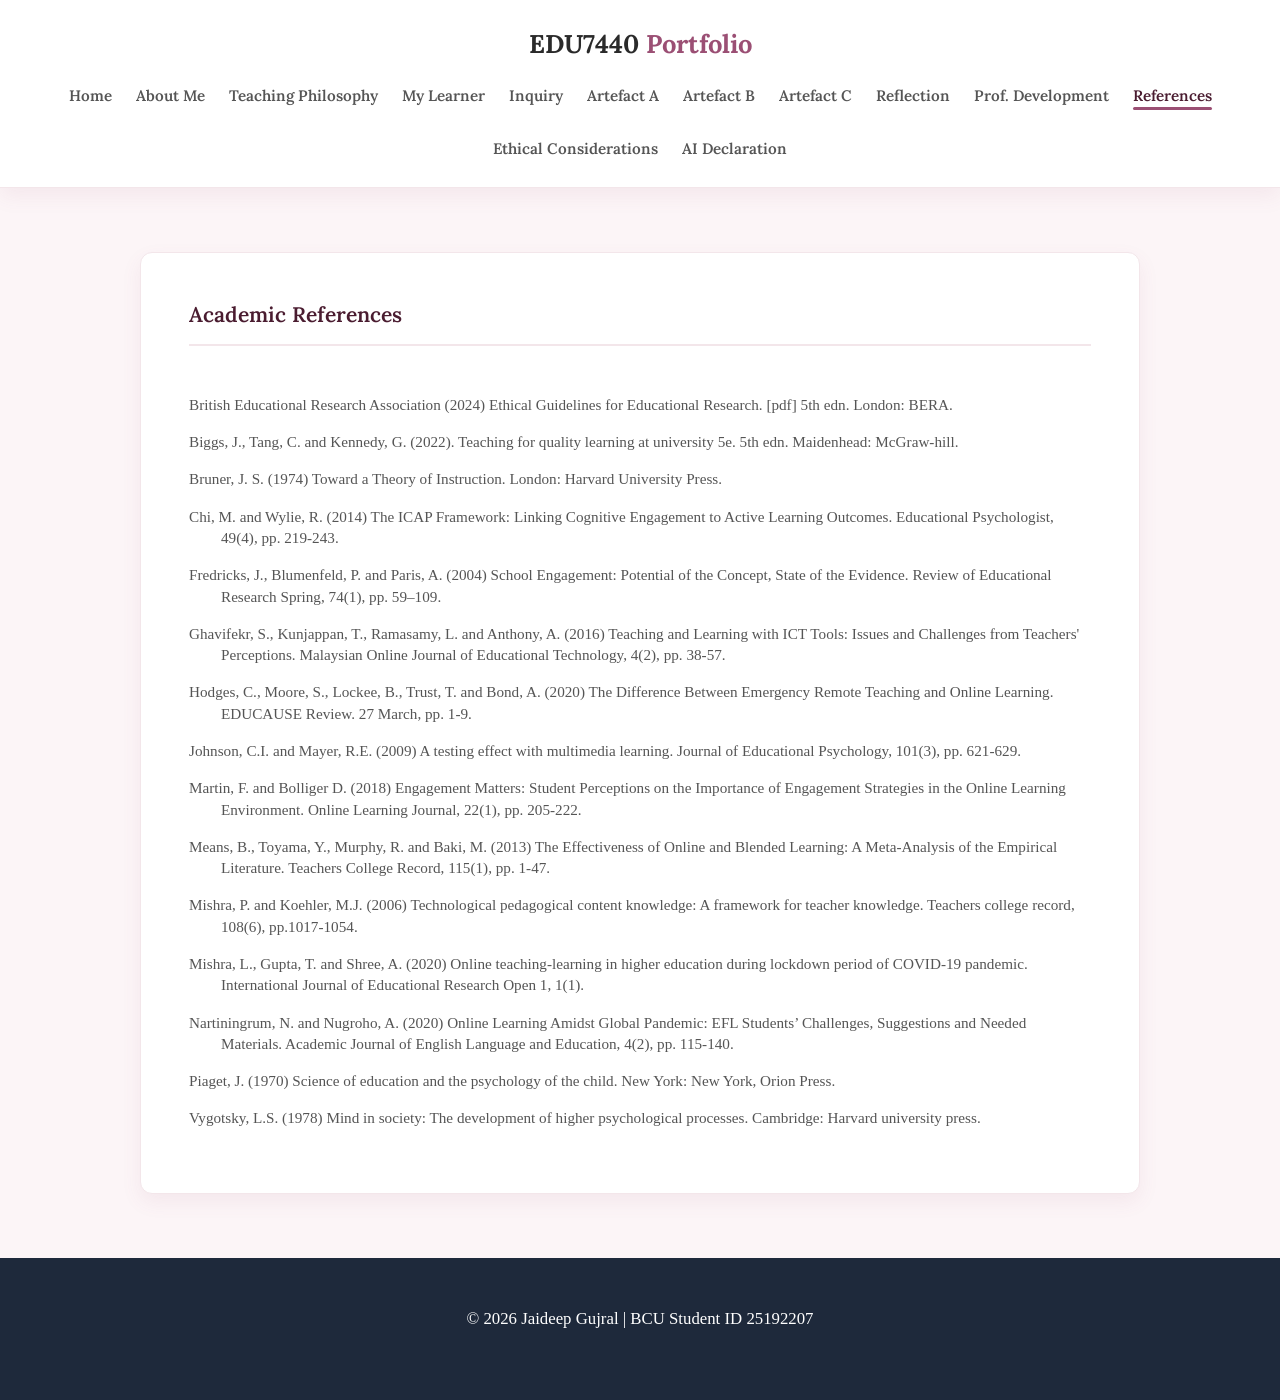
<file: references.html>
<!DOCTYPE html>
<html lang="en">
<head>
    <meta charset="UTF-8">
    <meta name="viewport" content="width=device-width, initial-scale=1.0">
    <title>References | Jaideep Gujral</title>
    <link rel="stylesheet" href="styles.css">
    <link href="https://fonts.googleapis.com/css2?family=Lora:ital,wght@0,400;0,600;1,400&display=swap" rel="stylesheet">
</head>
<body>

    <header class="navbar">
        <a href="index.html" class="logo">EDU7440 <span class="text-primary-mauve">Portfolio</span></a>
        <div class="menu-toggle" id="mobile-menu">
            <span class="bar"></span><span class="bar"></span><span class="bar"></span>
        </div>
        <nav>
            <ul class="nav-links">
                <li><a href="index.html">Home</a></li>
                <li><a href="about.html">About Me</a></li>
                <li><a href="teaching-philosophy.html">Teaching Philosophy</a></li>
                <li><a href="learner.html">My Learner</a></li>
                <li><a href="inquiry.html">Inquiry</a></li>
                <li><a href="artefact-a.html">Artefact A</a></li>
                <li><a href="artefact-b.html">Artefact B</a></li>
                <li><a href="artefact-c.html">Artefact C</a></li>
                <li><a href="reflection.html">Reflection</a></li>
                <li><a href="professional-development.html">Prof. Development</a></li>
                <li><a href="references.html" class="active">References</a></li>
                <li><a href="ethical-considerations.html">Ethical Considerations</a></li>
                <li><a href="ai-declaration.html">AI Declaration</a></li>
            </ul>
        </nav>
    </header>

    <section class="section-padding bg-blush" style="min-height: 100vh;">
        <div class="container reveal">
            <div class="card shadow-soft bg-white border-all h-100 max-w-1000 mx-auto" style="padding: 3rem;">
                <h3 class="text-dark-plum mb-3 border-b pb-1">Academic References</h3>
                <ul class="reference-list text-small" style="font-size: 0.95rem;">
                    <li>British Educational Research Association (2024) Ethical Guidelines for Educational Research. [pdf] 5th edn. London: BERA.</li>
                    <li>Biggs, J., Tang, C. and Kennedy, G. (2022). Teaching for quality learning at university 5e. 5th edn. Maidenhead: McGraw-hill.</li>
                    <li>Bruner, J. S. (1974) Toward a Theory of Instruction. London: Harvard University Press.</li>
                    <li>Chi, M. and Wylie, R. (2014) The ICAP Framework: Linking Cognitive Engagement to Active Learning Outcomes. Educational Psychologist, 49(4), pp. 219-243.</li>
                    <li>Fredricks, J., Blumenfeld, P. and Paris, A. (2004) School Engagement: Potential of the Concept, State of the Evidence. Review of Educational Research Spring, 74(1), pp. 59–109.</li>
                    <li>Ghavifekr, S., Kunjappan, T., Ramasamy, L. and Anthony, A. (2016) Teaching and Learning with ICT Tools: Issues and Challenges from Teachers' Perceptions. Malaysian Online Journal of Educational Technology, 4(2), pp. 38-57.</li>
                    <li>Hodges, C., Moore, S., Lockee, B., Trust, T. and Bond, A. (2020) The Difference Between Emergency Remote Teaching and Online Learning. EDUCAUSE Review. 27 March, pp. 1-9.</li>
                    <li>Johnson, C.I. and Mayer, R.E. (2009) A testing effect with multimedia learning. Journal of Educational Psychology, 101(3), pp. 621-629.</li>
                    <li>Martin, F. and Bolliger D. (2018) Engagement Matters: Student Perceptions on the Importance of Engagement Strategies in the Online Learning Environment. Online Learning Journal, 22(1), pp. 205-222.</li>
                    <li>Means, B., Toyama, Y., Murphy, R. and Baki, M. (2013) The Effectiveness of Online and Blended Learning: A Meta-Analysis of the Empirical Literature. Teachers College Record, 115(1), pp. 1-47.</li>
                    <li>Mishra, P. and Koehler, M.J. (2006) Technological pedagogical content knowledge: A framework for teacher knowledge. Teachers college record, 108(6), pp.1017-1054.</li>
                    <li>Mishra, L., Gupta, T. and Shree, A. (2020) Online teaching-learning in higher education during lockdown period of COVID-19 pandemic. International Journal of Educational Research Open 1, 1(1).</li>
                    <li>Nartiningrum, N. and Nugroho, A. (2020) Online Learning Amidst Global Pandemic: EFL Students’ Challenges, Suggestions and Needed Materials. Academic Journal of English Language and Education, 4(2), pp. 115-140.</li>
                    <li>Piaget, J. (1970) Science of education and the psychology of the child. New York: New York, Orion Press.</li>
                    <li>Vygotsky, L.S. (1978) Mind in society: The development of higher psychological processes. Cambridge: Harvard university press.</li>
                </ul>
            </div>
        </div>
    </section>

    <footer class="bg-charcoal text-white text-center">
        <div class="container p-3">
            <p class="text-small">© 2026 Jaideep Gujral | BCU Student ID 25192207</p>
        </div>
    </footer>

    <script src="script.js"></script>
</body>
</html>
</file>
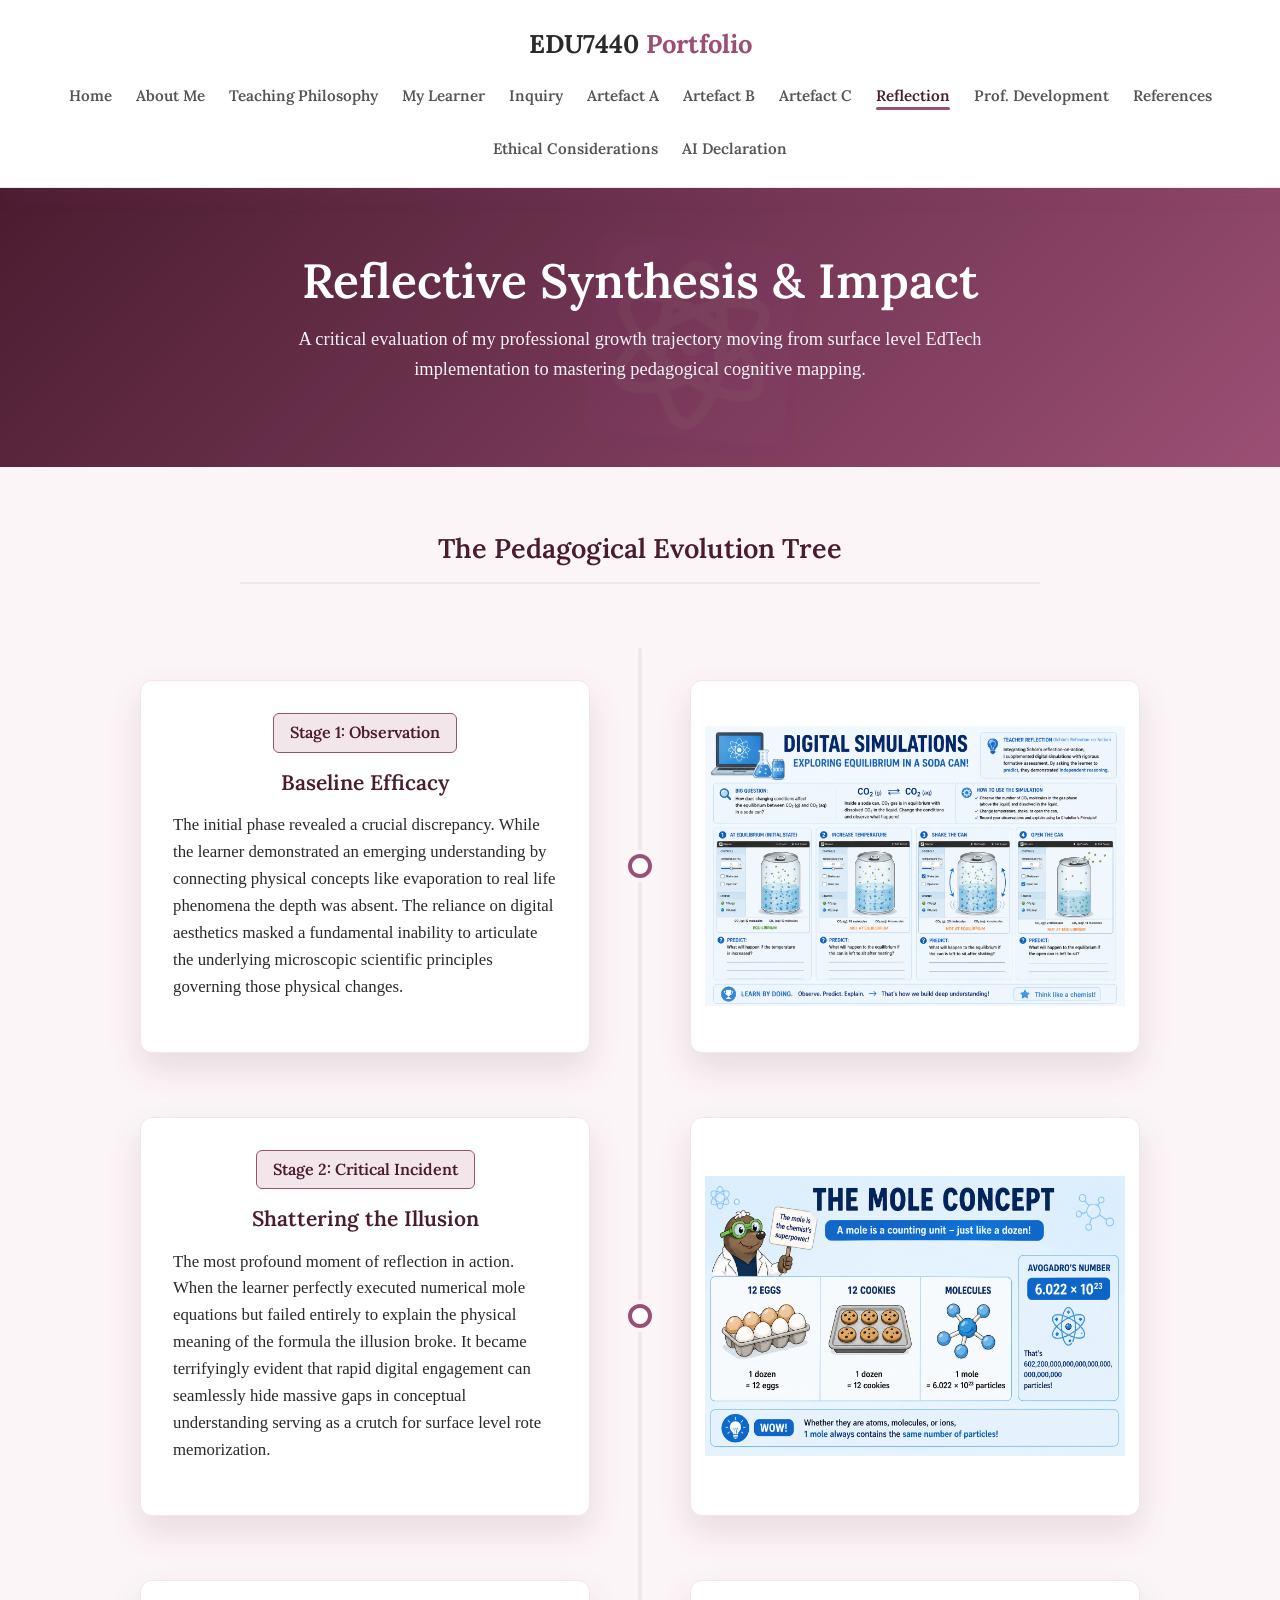
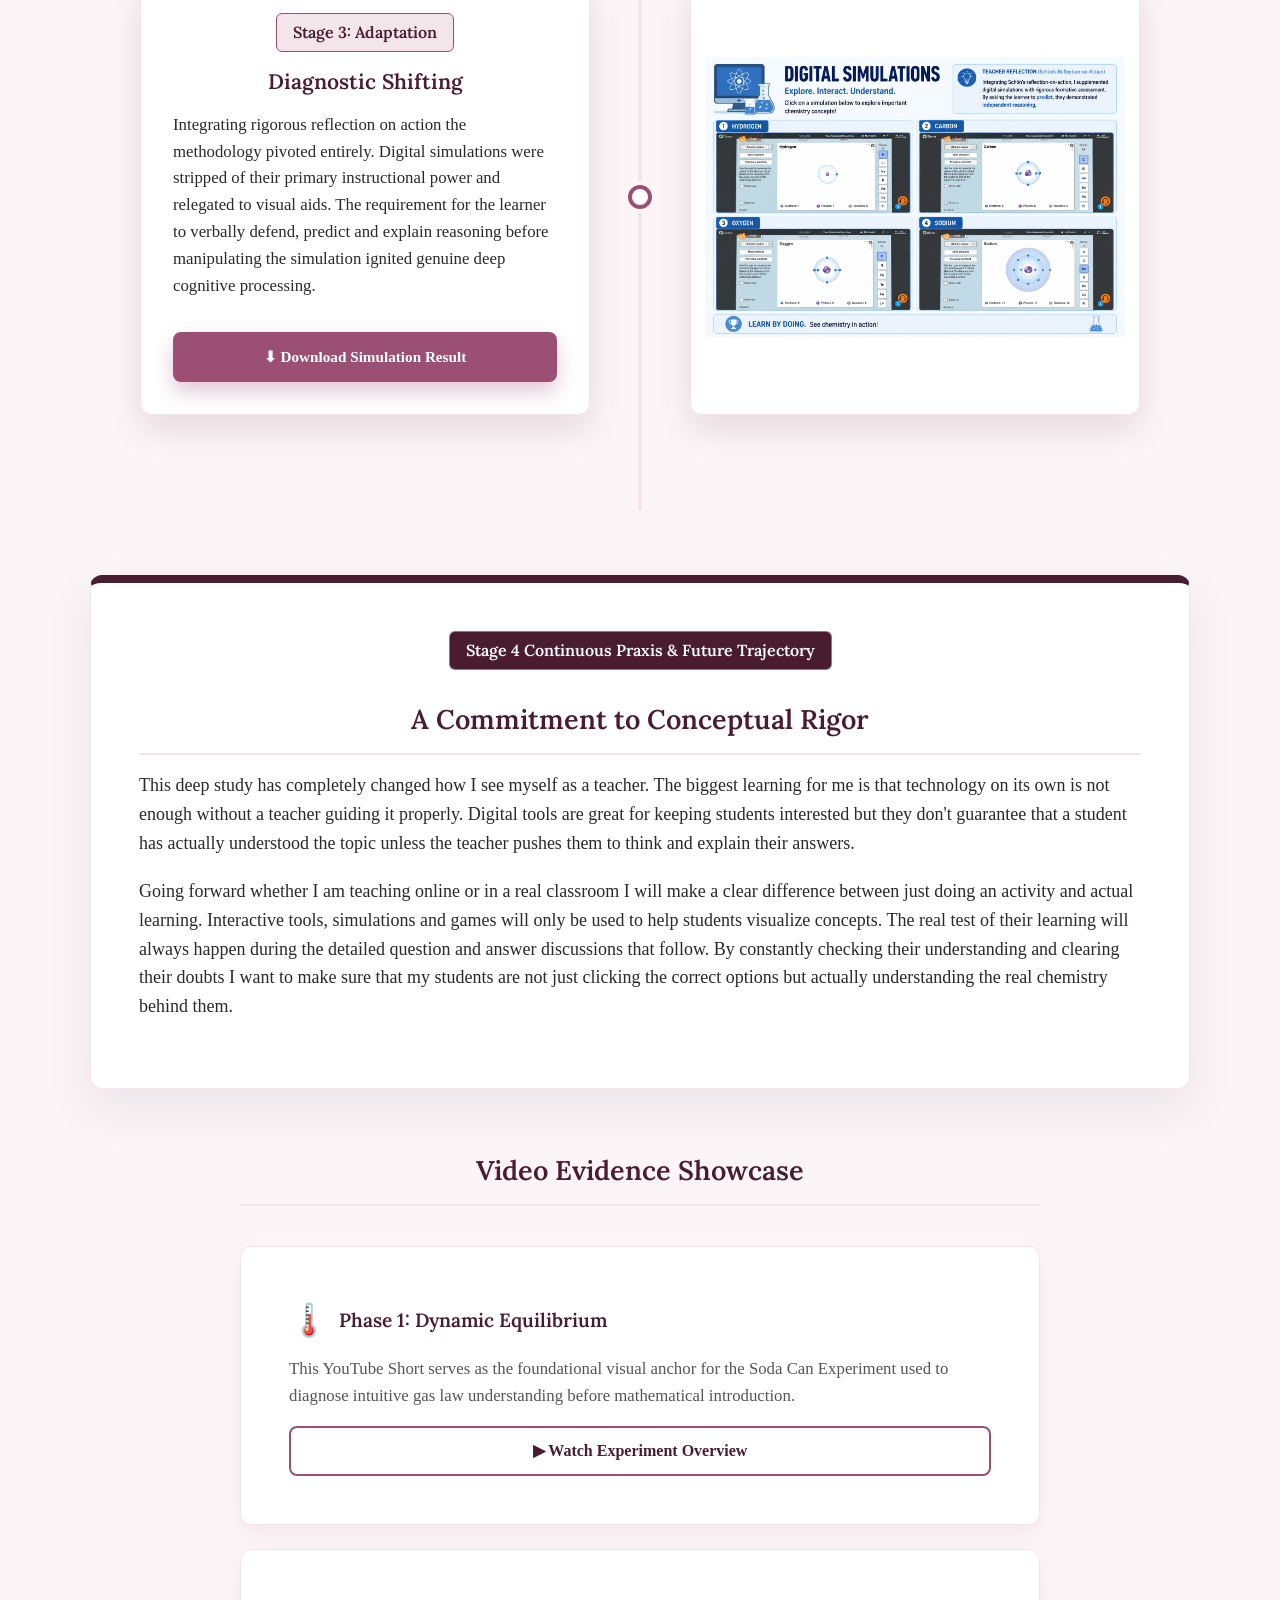
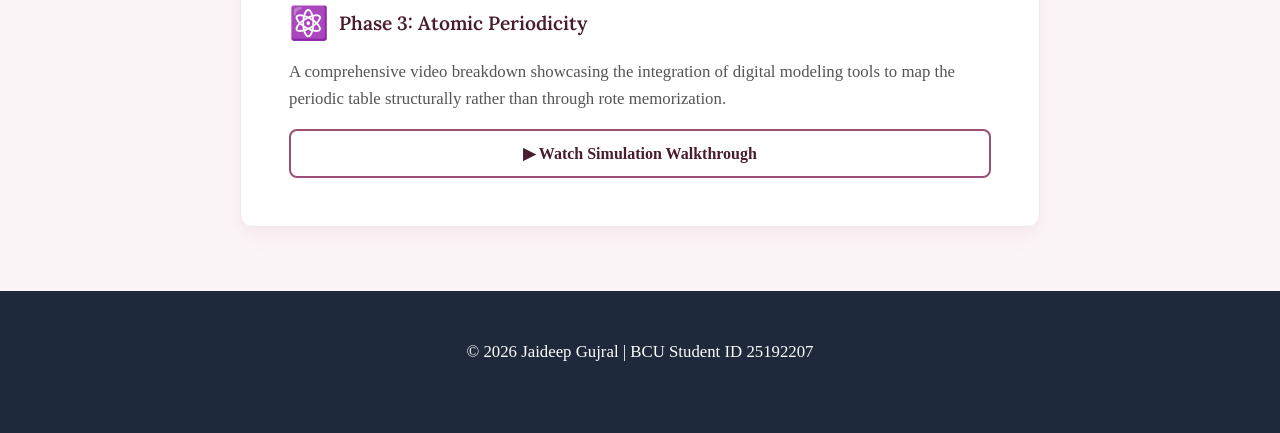
<file: reflection.html>
<!DOCTYPE html>
<html lang="en">
<head>
    <meta charset="UTF-8">
    <meta name="viewport" content="width=device-width, initial-scale=1.0">
    <title>Reflective Journey | Jaideep Gujral</title>
    <link rel="stylesheet" href="styles.css">
    <link href="https://fonts.googleapis.com/css2?family=Lora:ital,wght@0,400;0,600;1,400&display=swap" rel="stylesheet">
</head>
<body>

    <header class="navbar">
        <a href="index.html" class="logo">EDU7440 <span class="text-primary-mauve">Portfolio</span></a>
        <div class="menu-toggle" id="mobile-menu">
            <span class="bar"></span><span class="bar"></span><span class="bar"></span>
        </div>
        <nav>
            <ul class="nav-links">
                <li><a href="index.html">Home</a></li>
                <li><a href="about.html">About Me</a></li>
                <li><a href="teaching-philosophy.html">Teaching Philosophy</a></li>
                <li><a href="learner.html">My Learner</a></li>
                <li><a href="inquiry.html">Inquiry</a></li>
                <li><a href="artefact-a.html">Artefact A</a></li>
                <li><a href="artefact-b.html">Artefact B</a></li>
                <li><a href="artefact-c.html">Artefact C</a></li>
                <li><a href="reflection.html" class="active">Reflection</a></li>
                <li><a href="professional-development.html">Prof. Development</a></li>
                <li><a href="references.html">References</a></li>
                <li><a href="ethical-considerations.html">Ethical Considerations</a></li>
                <li><a href="ai-declaration.html">AI Declaration</a></li>
            </ul>
        </nav>
    </header>

    <section class="page-header bg-gradient-plum text-center">
        <div class="chem-decor chem-tc">⚛️</div>
        <div class="container reveal">
            <h1 class="text-white hero-heading">Reflective Synthesis & Impact</h1>
            <p class="max-w-800 mx-auto text-white subtitle">A critical evaluation of my professional growth trajectory moving from surface level EdTech implementation to mastering pedagogical cognitive mapping.</p>
        </div>
    </section>

    <section class="section-padding bg-blush overflow-hidden">
        <div class="container reveal">
            <h2 class="text-dark-plum mb-4 text-center border-b pb-1 max-w-800 mx-auto">The Pedagogical Evolution Tree</h2>
            
            <div class="timeline-container">
                
                <div class="timeline-row left reveal">
                    <div class="timeline-content bg-white shadow-plum p-2 border-all border-radius">
                        <span class="pill-tag mb-1">Stage 1: Observation</span>
                        <h3 class="text-dark-plum mb-1">Baseline Efficacy</h3>
                        <p class="text-small text-main">The initial phase revealed a crucial discrepancy. While the learner demonstrated an emerging understanding by connecting physical concepts like evaporation to real life phenomena the depth was absent. The reliance on digital aesthetics masked a fundamental inability to articulate the underlying microscopic scientific principles governing those physical changes.</p>
                    </div>
                    <div class="timeline-node"></div>
                    <div class="timeline-image shadow-plum">
                        <img src="soda-can.png" alt="Soda Can Experiment">
                    </div>
                </div>

                <div class="timeline-row right reveal">
                    <div class="timeline-image shadow-plum">
                        <img src="cookie-mole.png" alt="Mole Concept">
                    </div>
                    <div class="timeline-node"></div>
                    <div class="timeline-content bg-white shadow-plum p-2 border-all border-radius">
                        <span class="pill-tag mb-1">Stage 2: Critical Incident</span>
                        <h3 class="text-dark-plum mb-1">Shattering the Illusion</h3>
                        <p class="text-small text-main">The most profound moment of reflection in action. When the learner perfectly executed numerical mole equations but failed entirely to explain the physical meaning of the formula the illusion broke. It became terrifyingly evident that rapid digital engagement can seamlessly hide massive gaps in conceptual understanding serving as a crutch for surface level rote memorization.</p>
                    </div>
                </div>

                <div class="timeline-row left reveal">
                    <div class="timeline-content bg-white shadow-plum p-2 border-all border-radius">
                        <span class="pill-tag mb-1">Stage 3: Adaptation</span>
                        <h3 class="text-dark-plum mb-1">Diagnostic Shifting</h3>
                        <p class="text-small text-main">Integrating rigorous reflection on action the methodology pivoted entirely. Digital simulations were stripped of their primary instructional power and relegated to visual aids. The requirement for the learner to verbally defend, predict and explain reasoning before manipulating the simulation ignited genuine deep cognitive processing.</p>
                        <div class="mt-2 text-center">
                            <a href="simulation-result.docx" class="btn-primary w-100" style="padding: 0.8rem; font-size: 0.95rem;" download>⬇ Download Simulation Result</a>
                        </div>
                    </div>
                    <div class="timeline-node"></div>
                    <div class="timeline-image shadow-plum">
                        <img src="simulations.png" alt="Digital Simulations">
                    </div>
                </div>

            </div>

            <div class="stage-4-box shadow-extensive bg-white mt-4 reveal border-all">
                <div class="text-center mb-2">
                    <span class="pill-tag-light" style="background-color: var(--dark-plum); color: white;">Stage 4 Continuous Praxis & Future Trajectory</span>
                </div>
                <h2 class="text-dark-plum mb-1 text-center border-b pb-1">A Commitment to Conceptual Rigor</h2>
                <p>This deep study has completely changed how I see myself as a teacher. The biggest learning for me is that technology on its own is not enough without a teacher guiding it properly. Digital tools are great for keeping students interested but they don't guarantee that a student has actually understood the topic unless the teacher pushes them to think and explain their answers.</p>
                <p>Going forward whether I am teaching online or in a real classroom I will make a clear difference between just doing an activity and actual learning. Interactive tools, simulations and games will only be used to help students visualize concepts. The real test of their learning will always happen during the detailed question and answer discussions that follow. By constantly checking their understanding and clearing their doubts I want to make sure that my students are not just clicking the correct options but actually understanding the real chemistry behind them.</p>
            </div>
            
            <div class="video-showcase flex-col-center h-100 mt-4 max-w-800 mx-auto" style="gap: 1.5rem;">
                <h2 class="text-dark-plum mb-1 text-center border-b pb-1 w-100">Video Evidence Showcase</h2>
                
                <div class="card shadow-soft bg-white border-all w-100 p-2">
                    <div style="display: flex; align-items: center; gap: 10px; margin-bottom: 10px;">
                        <span style="font-size: 2rem;">🌡️</span>
                        <h3 class="text-dark-plum mb-0" style="font-size: 1.2rem;">Phase 1: Dynamic Equilibrium</h3>
                    </div>
                    <p class="text-small text-muted mb-1">This YouTube Short serves as the foundational visual anchor for the Soda Can Experiment used to diagnose intuitive gas law understanding before mathematical introduction.</p>
                    <a href="https://www.youtube.com/shorts/sv9jtpbXi3I" class="btn-outline w-100 text-center" target="_blank" style="display: block; padding: 10px;">▶ Watch Experiment Overview</a>
                </div>

                <div class="card shadow-soft bg-white border-all w-100 p-2">
                    <div style="display: flex; align-items: center; gap: 10px; margin-bottom: 10px;">
                        <span style="font-size: 2rem;">⚛️</span>
                        <h3 class="text-dark-plum mb-0" style="font-size: 1.2rem;">Phase 3: Atomic Periodicity</h3>
                    </div>
                    <p class="text-small text-muted mb-1">A comprehensive video breakdown showcasing the integration of digital modeling tools to map the periodic table structurally rather than through rote memorization.</p>
                    <a href="https://www.youtube.com/watch?v=fPnwBITSmgU" class="btn-outline w-100 text-center" target="_blank" style="display: block; padding: 10px;">▶ Watch Simulation Walkthrough</a>
                </div>
            </div>

        </div>
    </section>

    <footer class="bg-charcoal text-white text-center">
        <div class="container p-3">
            <p class="text-small">© 2026 Jaideep Gujral | BCU Student ID 25192207</p>
        </div>
    </footer>

    <script src="script.js"></script>
</body>
</html>
</file>
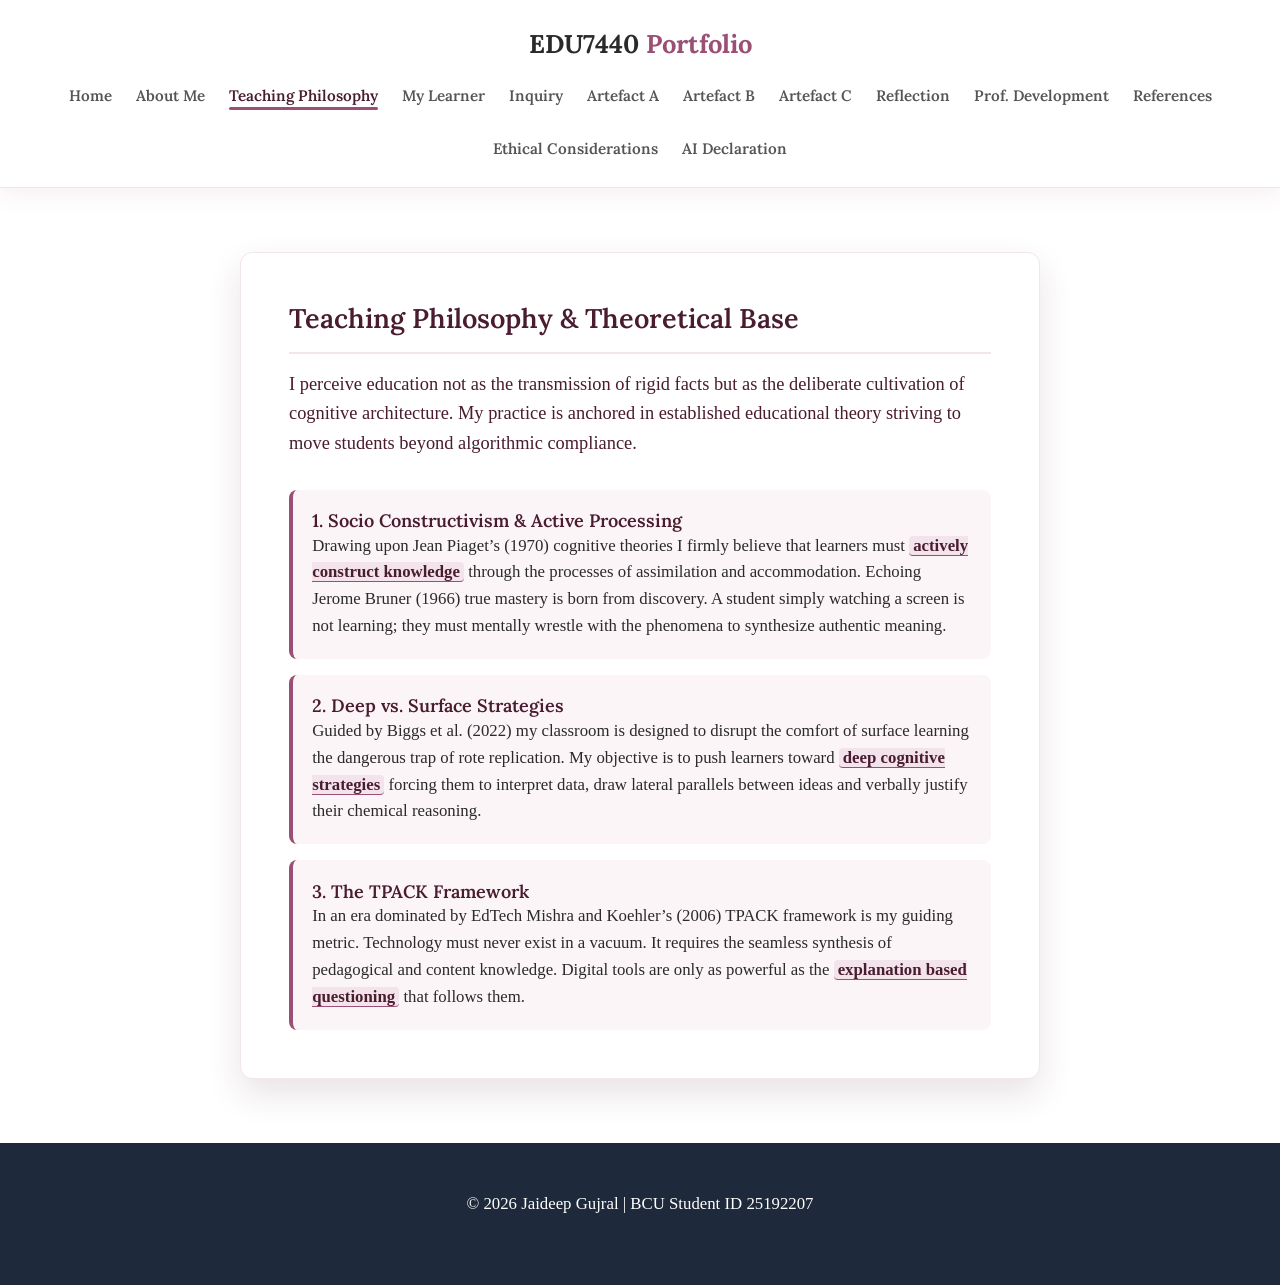
<file: teaching-philosophy.html>
<!DOCTYPE html>
<html lang="en">
<head>
    <meta charset="UTF-8">
    <meta name="viewport" content="width=device-width, initial-scale=1.0">
    <title>Teaching Philosophy | Jaideep Gujral</title>
    <link rel="stylesheet" href="styles.css">
    <link href="https://fonts.googleapis.com/css2?family=Lora:ital,wght@0,400;0,600;1,400&display=swap" rel="stylesheet">
</head>
<body>

    <header class="navbar">
        <a href="index.html" class="logo">EDU7440 <span class="text-primary-mauve">Portfolio</span></a>
        <div class="menu-toggle" id="mobile-menu">
            <span class="bar"></span><span class="bar"></span><span class="bar"></span>
        </div>
        <nav>
            <ul class="nav-links">
                <li><a href="index.html">Home</a></li>
                <li><a href="about.html">About Me</a></li>
                <li><a href="teaching-philosophy.html" class="active">Teaching Philosophy</a></li>
                <li><a href="learner.html">My Learner</a></li>
                <li><a href="inquiry.html">Inquiry</a></li>
                <li><a href="artefact-a.html">Artefact A</a></li>
                <li><a href="artefact-b.html">Artefact B</a></li>
                <li><a href="artefact-c.html">Artefact C</a></li>
                <li><a href="reflection.html">Reflection</a></li>
                <li><a href="professional-development.html">Prof. Development</a></li>
                <li><a href="references.html">References</a></li>
                <li><a href="ethical-considerations.html">Ethical Considerations</a></li>
                <li><a href="ai-declaration.html">AI Declaration</a></li>
            </ul>
        </nav>
    </header>

    <section class="section-padding bg-white" style="min-height: 100vh;">
        <div class="container reveal">
            <div class="card shadow-plum max-w-800 mx-auto">
                <h2 class="text-dark-plum mb-1 border-b pb-1">Teaching Philosophy & Theoretical Base</h2>
                <p class="lead-text mb-2">I perceive education not as the transmission of rigid facts but as the deliberate cultivation of cognitive architecture. My practice is anchored in established educational theory striving to move students beyond algorithmic compliance.</p>
                
                <div class="feature-block mb-1">
                    <h4 class="text-dark-plum">1. Socio Constructivism & Active Processing</h4>
                    <p class="text-small mb-0">Drawing upon Jean Piaget’s (1970) cognitive theories I firmly believe that learners must <span class="highlight">actively construct knowledge</span> through the processes of assimilation and accommodation. Echoing Jerome Bruner (1966) true mastery is born from discovery. A student simply watching a screen is not learning; they must mentally wrestle with the phenomena to synthesize authentic meaning.</p>
                </div>
                <div class="feature-block mb-1">
                    <h4 class="text-dark-plum">2. Deep vs. Surface Strategies</h4>
                    <p class="text-small mb-0">Guided by Biggs et al. (2022) my classroom is designed to disrupt the comfort of surface learning the dangerous trap of rote replication. My objective is to push learners toward <span class="highlight">deep cognitive strategies</span> forcing them to interpret data, draw lateral parallels between ideas and verbally justify their chemical reasoning.</p>
                </div>
                <div class="feature-block">
                    <h4 class="text-dark-plum">3. The TPACK Framework</h4>
                    <p class="text-small mb-0">In an era dominated by EdTech Mishra and Koehler’s (2006) TPACK framework is my guiding metric. Technology must never exist in a vacuum. It requires the seamless synthesis of pedagogical and content knowledge. Digital tools are only as powerful as the <span class="highlight">explanation based questioning</span> that follows them.</p>
                </div>
            </div>
        </div>
    </section>

    <footer class="bg-charcoal text-white text-center">
        <div class="container p-3">
            <p class="text-small">© 2026 Jaideep Gujral | BCU Student ID 25192207</p>
        </div>
    </footer>

    <script src="script.js"></script>
</body>
</html>
</file>
<file: styles.css>
/* ================= CSS VARIABLES ================= */
:root {
    --bg-white: #FFFFFF;
    --bg-blush: #FCF5F7;        
    --bg-rose: #F3E6EA;         
    
    --primary-mauve: #9B4F74;    
    --dark-plum: #4A1C30;       
    
    --text-main: #2a2a2a;       
    --text-muted: #555555;      
    --bg-dark: #1E293B;         
    
    --shadow-soft: 0 8px 20px rgba(155, 79, 116, 0.08);
    --shadow-plum: 0 15px 35px rgba(74, 28, 48, 0.12);
    --shadow-extensive: 0 20px 50px rgba(30, 41, 59, 0.08);
    
    --border-radius: 12px;
}

/* ================= RESET & TYPOGRAPHY ================= */
* { margin: 0; padding: 0; box-sizing: border-box; }
html { scroll-behavior: smooth; }

body {
    font-family: 'Times New Roman', Times, serif;
    background-color: var(--bg-white);
    color: var(--text-main);
    line-height: 1.6;
    overflow-x: hidden;
    font-size: 18px; 
}

h1, h2, h3, h4, h5 { 
    font-family: 'Lora', serif; 
    font-weight: 600; 
    line-height: 1.3; 
    color: var(--dark-plum);
}

p { margin-bottom: 1.2rem; } 
a { text-decoration: none; color: inherit; }

.font-bold { font-weight: 600; }
.font-serif { font-family: 'Lora', serif; }
.uppercase { text-transform: uppercase; letter-spacing: 1px; }
.italic { font-style: italic; }
.underline { text-decoration: underline; }

.nowrap { white-space: nowrap !important; }

.highlight {
    background-color: rgba(155, 79, 116, 0.1); 
    color: var(--dark-plum);
    padding: 0 4px;
    border-radius: 4px;
    font-weight: 600;
    border-bottom: 1px solid var(--primary-mauve);
}

.hero-heading { font-size: 3rem; line-height: 1.2; margin-bottom: 1rem; color: white;}
.text-large { font-size: 2rem; }
.subtitle { font-size: 1.15rem; opacity: 0.95; line-height: 1.6; }
.lead-text { font-size: 1.15rem; font-weight: 500; color: var(--dark-plum); }
.text-small { font-size: 1.05rem; }

.text-white { color: var(--bg-white) !important; }
.text-primary-mauve { color: var(--primary-mauve); }
.text-dark-plum { color: var(--dark-plum); }
.text-main { color: var(--text-main); }
.text-muted { color: var(--text-muted); }

.bg-blush { background-color: var(--bg-blush); }
.bg-rose { background-color: var(--bg-rose); }
.bg-gradient-plum { background: linear-gradient(135deg, var(--dark-plum) 0%, var(--primary-mauve) 100%); }
.bg-charcoal { background-color: var(--bg-dark); }
.bg-white { background-color: var(--bg-white); }

.border-radius { border-radius: var(--border-radius); }
.border-all { border: 1px solid var(--bg-rose); }
.w-100 { width: 100%; }
.h-100 { height: 100%; }

/* Spacing & Utilities */
.container { width: 90%; max-width: 1100px; margin: 0 auto; position: relative; z-index: 2; }
.section-padding { padding: 4rem 0; position: relative; overflow: hidden; }
.page-header { padding: 4rem 0; position: relative; overflow: hidden; }
.max-w-800 { max-width: 800px; margin-left: auto; margin-right: auto; }
.max-w-1000 { max-width: 1000px; margin-left: auto; margin-right: auto; }
.mx-auto { margin-left: auto; margin-right: auto; }

.text-center { text-align: center; }
.text-left { text-align: left; }
.flex-col-center { display: flex; flex-direction: column; align-items: center; justify-content: center; }
.flex-col-start { display: flex; flex-direction: column; align-items: flex-start; justify-content: flex-start; }
.flex-col-between { display: flex; flex-direction: column; justify-content: space-between; }

.p-1 { padding: 1rem; } .p-2 { padding: 2rem; } .p-3 { padding: 3rem; }
.mb-0 { margin-bottom: 0 !important; } .mb-1 { margin-bottom: 1rem; } .mb-2 { margin-bottom: 2rem; } .mb-3 { margin-bottom: 3rem; } .mb-4 { margin-bottom: 4rem; }
.mt-1 { margin-top: 1rem; } .mt-2 { margin-top: 2rem; } .mt-3 { margin-top: 3rem; } .mt-4 { margin-top: 4rem; }
.pb-1 { padding-bottom: 1rem; } .mr-1 { margin-right: 1rem; }

.border-l { border-left: 6px solid var(--primary-mauve); }
.border-b { border-bottom: 2px solid var(--bg-rose); }
.border-t { border-top: 2px solid var(--bg-rose); }

.shadow-soft { box-shadow: var(--shadow-soft); }
.shadow-plum { box-shadow: var(--shadow-plum); }
.shadow-extensive { box-shadow: var(--shadow-extensive); }

.elegant-inline-tags { display: flex; justify-content: center; gap: 15px; white-space: nowrap; }

/* ================= REFERENCE LIST ================= */
.reference-list { list-style-type: none; padding-left: 0; }
.reference-list li { margin-bottom: 1rem; padding-left: 2rem; text-indent: -2rem; line-height: 1.4; color: var(--text-muted); }

/* ================= CHEMISTRY ART ================= */
.chem-decor {
    position: absolute; font-size: 12rem; color: var(--primary-mauve);
    opacity: 0.04; z-index: 0; pointer-events: none; user-select: none;
}
.chem-tl { top: 5%; left: 2%; transform: rotate(-15deg); }
.chem-tr { top: 8%; right: 3%; transform: rotate(15deg); }
.chem-bl { bottom: 5%; left: 3%; transform: rotate(-20deg); }
.chem-br { bottom: 8%; right: 2%; transform: rotate(20deg); }
.chem-ml { top: 45%; left: -2%; transform: rotate(10deg); }
.chem-mr { top: 50%; right: -2%; transform: rotate(-10deg); }
.chem-tc { top: 2%; left: 45%; transform: rotate(5deg); }

/* ================= BUTTONS & TAGS ================= */
.btn-primary {
    display: inline-block; padding: 1rem 2.5rem; background-color: var(--primary-mauve); color: white;
    border: none; border-radius: 8px; font-size: 1.1rem; font-weight: 600;
    cursor: pointer; box-shadow: 0 10px 20px rgba(155, 79, 116, 0.3);
    transition: all 0.3s ease; text-decoration: none; font-family: 'Times New Roman', Times, serif;
}
.btn-primary:hover { background-color: var(--dark-plum); transform: translateY(-3px); box-shadow: 0 15px 30px rgba(74, 28, 48, 0.4); }

.btn-outline {
    display: inline-block; padding: 0.8rem 1.5rem; background-color: var(--bg-white); color: var(--dark-plum);
    border: 2px solid var(--primary-mauve); border-radius: 8px; font-size: 1rem; font-weight: 600;
    cursor: pointer; transition: all 0.3s ease; text-decoration: none; font-family: 'Times New Roman', Times, serif;
}
.btn-outline:hover { background-color: var(--primary-mauve); color: white; }

.pill-tag {
    display: block; background: var(--bg-rose); color: var(--dark-plum);
    padding: 6px 16px; border-radius: 6px; font-weight: 600; font-size: 1rem; border: 1px solid var(--primary-mauve); font-family: 'Lora', serif;
    width: fit-content; margin: 0 auto 1rem auto;
}
.pill-tag-light {
    display: inline-block; background: rgba(255,255,255,0.15); color: white;
    padding: 6px 16px; border-radius: 6px; font-weight: 600; font-size: 1rem; border: 1px solid rgba(255,255,255,0.4); font-family: 'Lora', serif;
}

/* ================= SPLASH PAGE ================= */
.splash-bg { background-color: var(--bg-blush); }
#splash-screen {
    position: fixed; top: 0; left: 0; width: 100vw; height: 100vh;
    display: none; justify-content: center; align-items: center;
    z-index: 10001; opacity: 0; transition: opacity 1s ease-in-out;
}
#splash-screen.active { display: flex; opacity: 1; }
.splash-content { max-width: 800px; padding: 4rem; background: var(--bg-white); border-radius: var(--border-radius); box-shadow: var(--shadow-extensive); border-top: 8px solid var(--primary-mauve); border-bottom: 8px solid var(--primary-mauve); position: relative; }
.module-tag { display: inline-block; background: var(--dark-plum); color: white; padding: 6px 15px; border-radius: 6px; font-weight: 600; font-size: 0.9rem; letter-spacing: 1px; font-family: 'Lora', serif;}
.module-code { font-size: 1.2rem; color: var(--dark-plum); font-weight: 600; font-family: 'Lora', serif;}
.splash-divider { border: 0; height: 2px; background: linear-gradient(to right, var(--bg-white), var(--bg-rose), var(--bg-white)); margin: 2rem auto; width: 50%; }
.educator-name { font-size: 2.5rem; margin: 0.2rem 0; font-family: 'Lora', serif;}
.no-scroll { overflow: hidden; }

/* ================= NAVIGATION ================= */
.navbar {
    display: flex; flex-direction: column; justify-content: center; align-items: center; 
    padding: 1.5rem 2%; background-color: rgba(255, 255, 255, 0.95);
    -webkit-backdrop-filter: blur(5px); backdrop-filter: blur(5px); border-bottom: 1px solid var(--bg-rose);
    position: sticky; top: 0; z-index: 1000; box-shadow: var(--shadow-soft); gap: 1rem;
}
a.logo { text-decoration: none; cursor: pointer; font-size: 1.6rem; font-family: 'Lora', serif; font-weight: 700; color: var(--text-main); }

/* Navigation wrapping to fit 13 links */
.nav-links { 
    list-style: none; display: flex; flex-wrap: wrap; gap: 1.5rem; justify-content: center; align-items: center; 
}
.nav-links a { font-family: 'Lora', serif; font-weight: 600; color: var(--text-muted); transition: color 0.3s; position: relative; padding-bottom: 5px; font-size: 0.95rem; }
.nav-links a::after { content: ''; position: absolute; width: 0; height: 3px; bottom: 0; left: 0; background-color: var(--primary-mauve); transition: width 0.3s ease; border-radius: 2px; }
.nav-links a:hover::after, .nav-links a.active::after { width: 100%; }
.nav-links a:hover, .nav-links a.active { color: var(--dark-plum); }

.nav-links a.back-link { border: 1px solid var(--bg-rose); padding: 6px 14px; border-radius: 20px; transition: all 0.3s ease; }
.nav-links a.back-link::after { display: none; }
.nav-links a.back-link:hover { background-color: var(--bg-rose); color: var(--dark-plum); }

.menu-toggle { display: none; flex-direction: column; gap: 6px; cursor: pointer; position: absolute; right: 20px; top: 25px; }
.menu-toggle .bar { width: 28px; height: 3px; background-color: var(--dark-plum); transition: 0.3s; border-radius: 2px; }

/* ================= GRIDS & CARDS ================= */
.grid-extensive { display: grid; grid-template-columns: 0.8fr 1.2fr; gap: 3rem; align-items: stretch; }
.grid-2-col { display: grid; grid-template-columns: 1fr 1fr; gap: 3rem; }
.align-start { align-items: flex-start; }
.card { background: var(--bg-white); padding: 3rem; border-radius: var(--border-radius); transition: transform 0.3s ease; position: relative; z-index: 2; border: 1px solid var(--bg-rose);}
.card:hover { transform: translateY(-5px); }

.profile-img { width: 220px; height: 220px; border-radius: 24px; object-fit: contain; background-color: var(--bg-white); border: 4px solid var(--bg-blush); padding: 10px; margin: 0 auto; display: block; box-shadow: var(--shadow-plum); }
.feature-block { padding: 1.2rem; border-radius: 8px; border-left: 4px solid var(--primary-mauve); background: var(--bg-blush);}

/* ================= EVIDENCE DASHBOARD ================= */
.evidence-dashboard { background: var(--bg-white); border-radius: var(--border-radius); overflow: hidden; border: 1px solid var(--bg-rose); position: relative; z-index: 2; }
.evidence-header { border-bottom: 1px solid var(--bg-rose); position: relative; z-index: 2; }
.chat-block { background: var(--bg-blush); padding: 1.2rem; border-radius: 8px; border: 1px solid var(--bg-rose); box-shadow: var(--shadow-soft); }
.chat-prompt { font-size: 1.05rem; color: var(--text-muted); margin-bottom: 0.5rem; font-style: italic; font-weight: bold; }
.chat-response { font-size: 1.05rem; color: var(--dark-plum); margin-bottom: 0; }
.visual-box { background: var(--bg-blush); border: 1px dashed var(--primary-mauve); padding: 1.5rem; border-radius: 8px; }

.mini-periodic-table { display: flex; gap: 10px; justify-content: center; background: var(--bg-white); padding: 1rem; border-radius: 8px; border: 1px solid var(--bg-rose); }
.pt-group { text-align: center; font-size: 0.95rem; color: var(--dark-plum); font-family: 'Lora', serif;}
.pt-group-alt { color: var(--primary-mauve); }
.pt-element { display: block; border: 1px solid currentColor; margin: 4px; padding: 6px 10px; border-radius: 4px; font-weight: bold; background: var(--bg-blush); }

/* ================= PERFECT ALTERNATING FLEX TIMELINE ================= */
.timeline-container { position: relative; max-width: 1000px; margin: 0 auto; padding: 2rem 0; z-index: 2; }
.timeline-container::before { content: ''; position: absolute; top: 0; bottom: 0; left: 50%; width: 4px; background: var(--bg-rose); border-radius: 2px; transform: translateX(-50%); }

.timeline-row { display: flex; justify-content: space-between; align-items: stretch; margin-bottom: 4rem; width: 100%; position: relative; }
.timeline-row.left { flex-direction: row; }
.timeline-row.right { flex-direction: row-reverse; }

.timeline-content { width: 45%; position: relative; z-index: 2; transition: 0.3s; text-align: left; }
.timeline-content h3 { text-align: center; }
.timeline-row:hover .timeline-content { transform: translateY(-5px); border-color: var(--primary-mauve); box-shadow: var(--shadow-plum); }

.timeline-image { width: 45%; border-radius: 12px; background-color: var(--bg-white); padding: 5px; border: 1px solid var(--bg-rose); display: flex; align-items: center; justify-content: center; }
.timeline-image img { width: 100%; max-height: 280px; object-fit: contain; border-radius: 8px; background-color: var(--bg-white); }

.timeline-node { position: absolute; left: 50%; top: 50%; transform: translate(-50%, -50%); width: 24px; height: 24px; background: var(--bg-white); border-radius: 50%; border: 4px solid var(--primary-mauve); box-shadow: 0 0 0 4px var(--bg-blush); z-index: 3; transition: 0.3s; }
.timeline-row:hover .timeline-node { background: var(--dark-plum); border-color: var(--dark-plum); }

.stage-4-box { padding: 3rem; border-radius: var(--border-radius); border-top: 8px solid var(--dark-plum); position: relative; z-index: 2; }

/* ================= ANIMATIONS & RESPONSIVE ================= */
.reveal { opacity: 0; transform: translateY(20px); transition: opacity 0.6s ease-out, transform 0.6s ease-out; }
.reveal.active { opacity: 1; transform: translateY(0); }

@media (max-width: 992px) {
    .grid-extensive, .grid-2-col { grid-template-columns: 1fr; }
    .chem-decor { display: none; }
    .timeline-container::before { left: 20px; }
    .timeline-row, .timeline-row.left, .timeline-row.right { flex-direction: column; text-align: left; }
    .timeline-content, .timeline-image { width: calc(100% - 50px); margin-left: 50px; margin-bottom: 1.5rem; }
    .timeline-node { left: 20px; top: 0; transform: translate(-50%, 0); }
}

@media (max-width: 768px) {
    .elegant-inline-tags { flex-wrap: wrap; }
    .menu-toggle { display: flex; }
    .nav-links { display: none; flex-direction: column; position: absolute; top: 70px; left: 0; width: 100%; background: var(--bg-white); text-align: center; padding: 1.5rem 0; box-shadow: var(--shadow-soft); border-bottom: 1px solid var(--bg-rose); }
    .nav-links.active { display: flex; }
    .hero-heading { font-size: 2.2rem; }
    .card, .evidence-body, .inquiry-box, .timeline-content, .stage-4-box { padding: 1.5rem; }
    .profile-img { width: 180px; height: 180px; }
}
</file>
